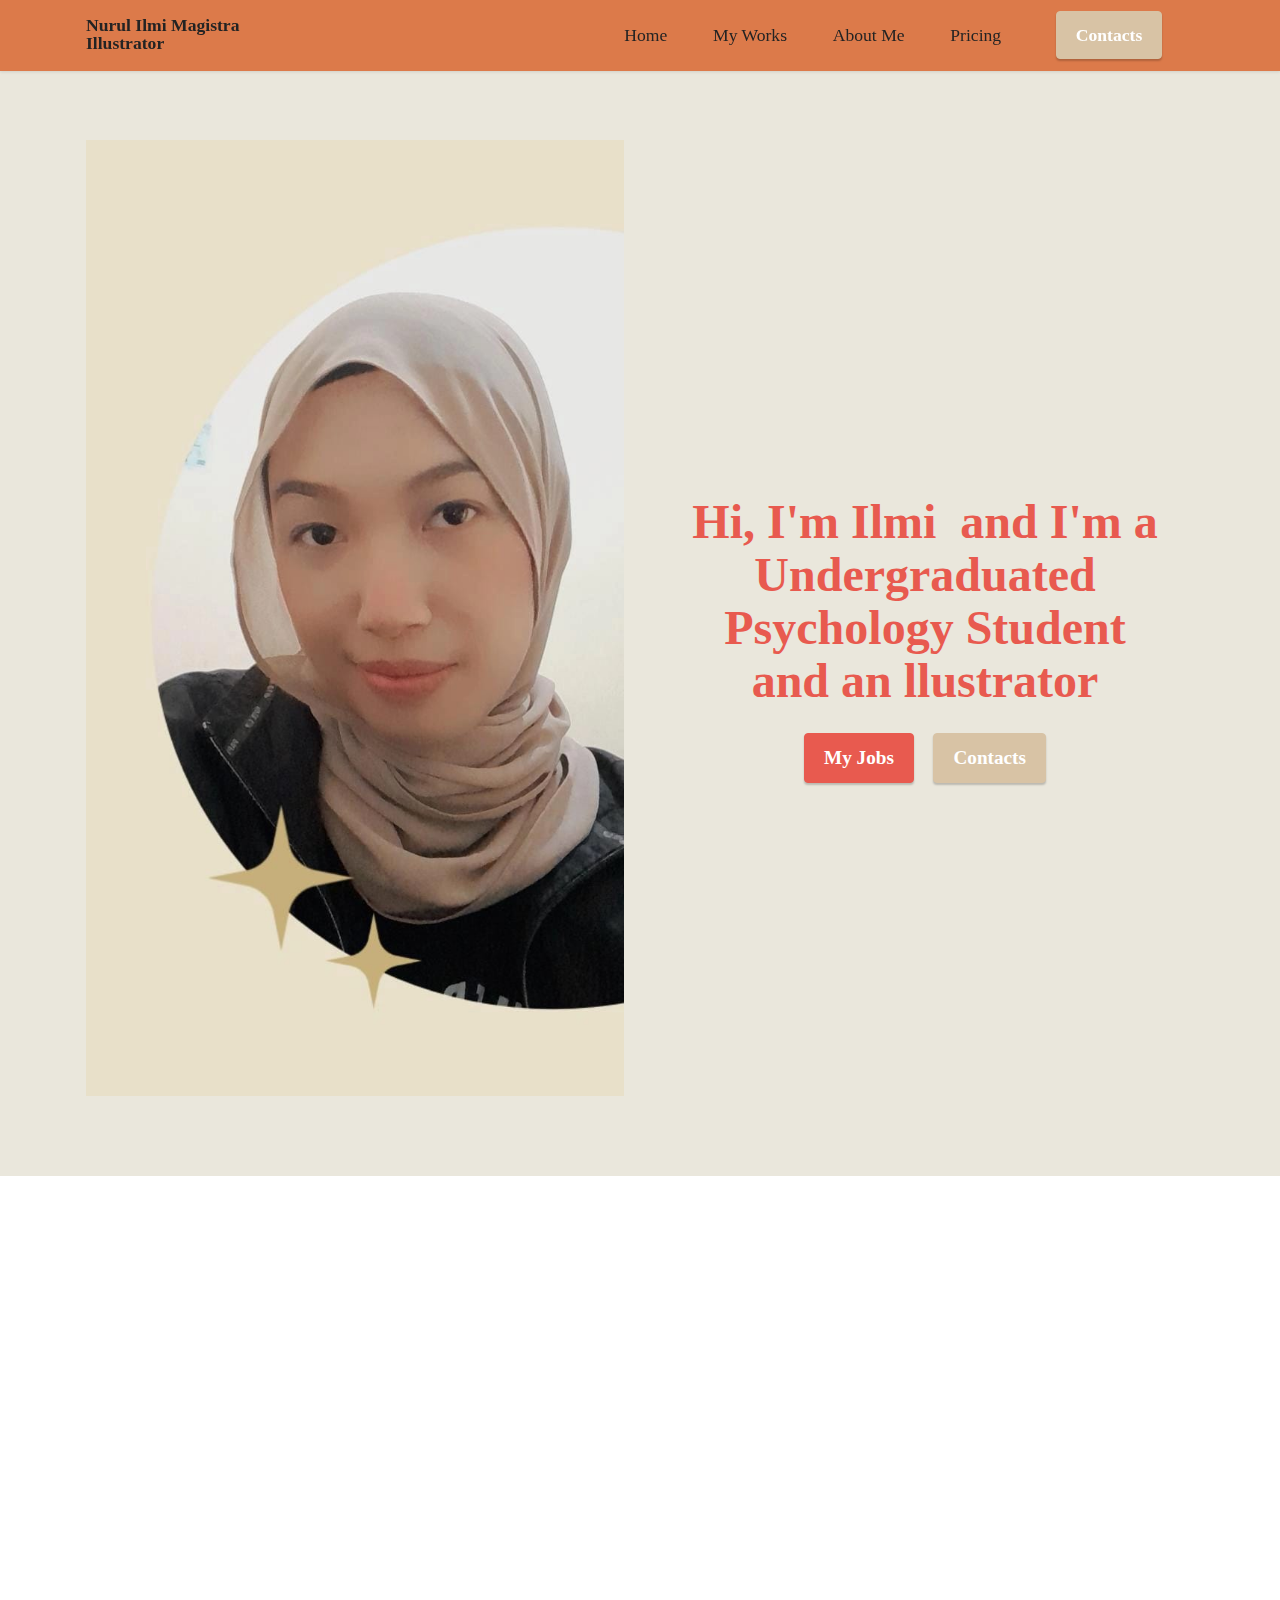
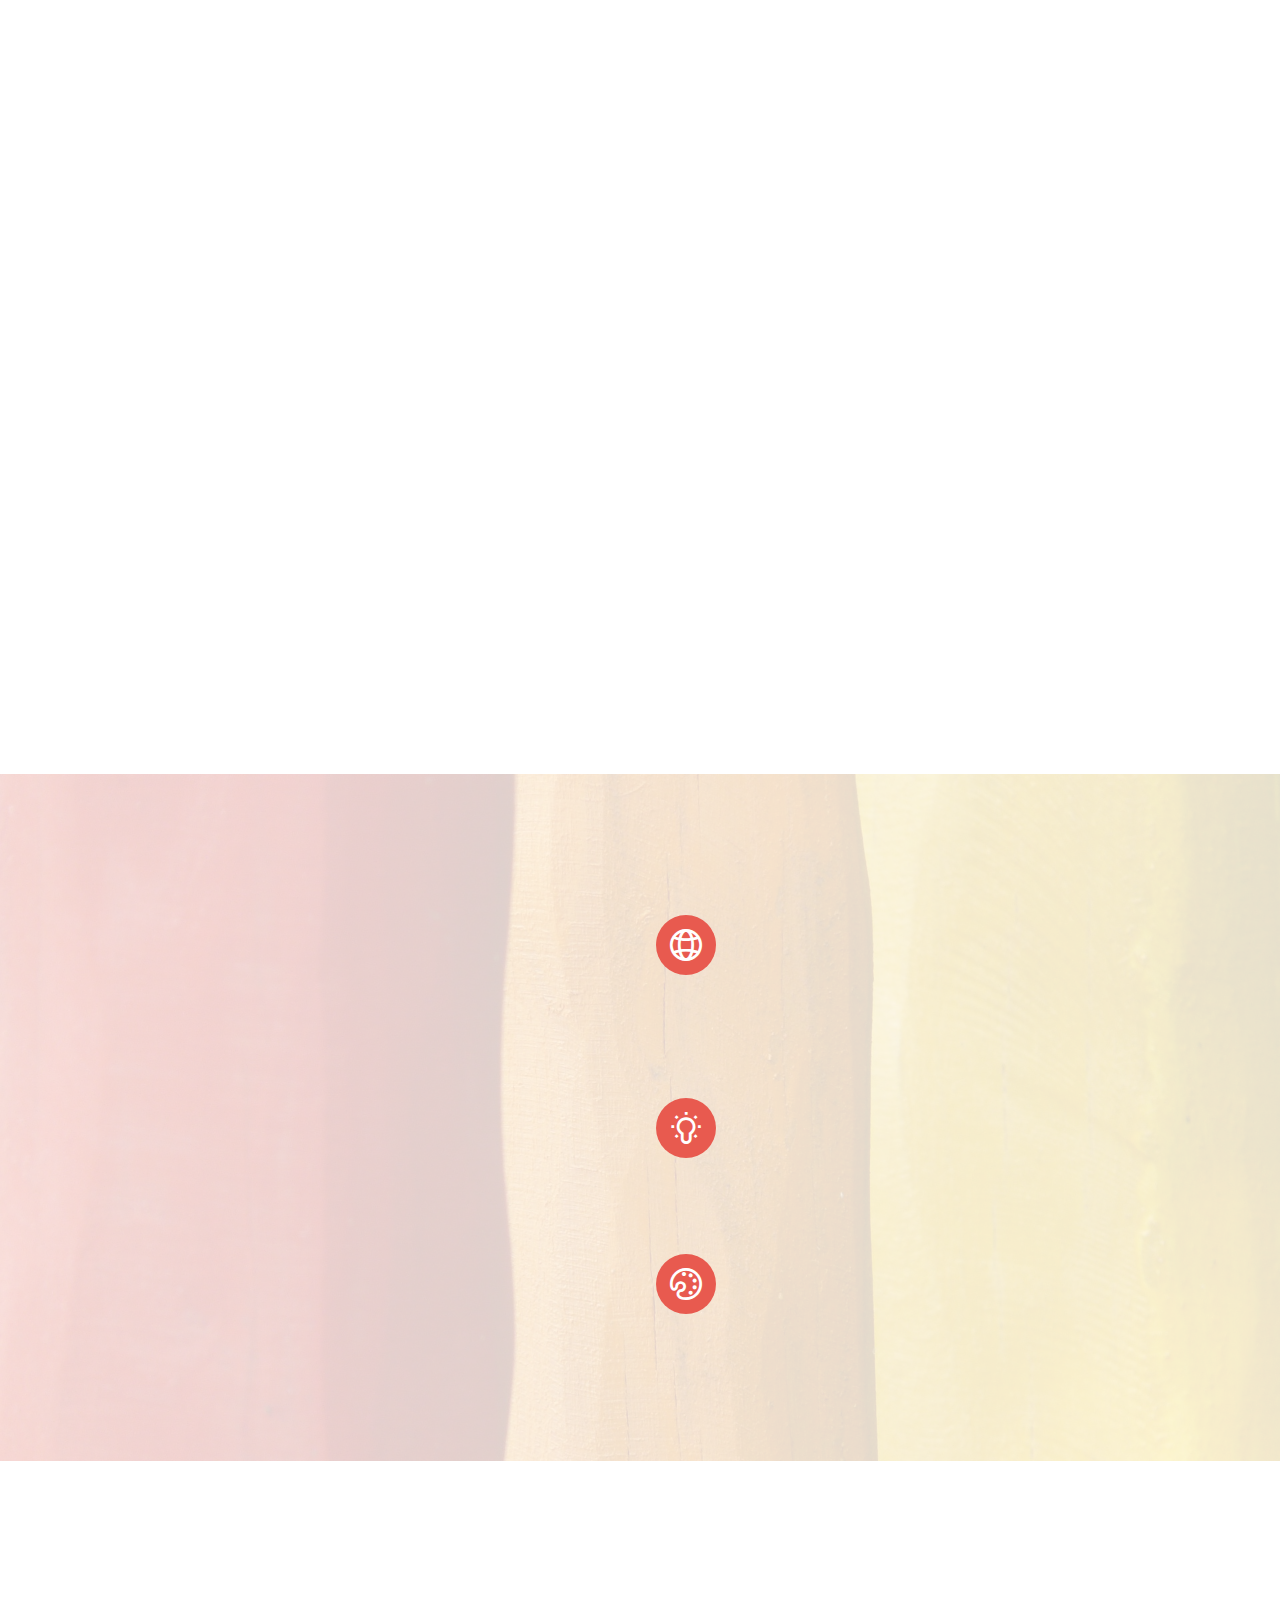
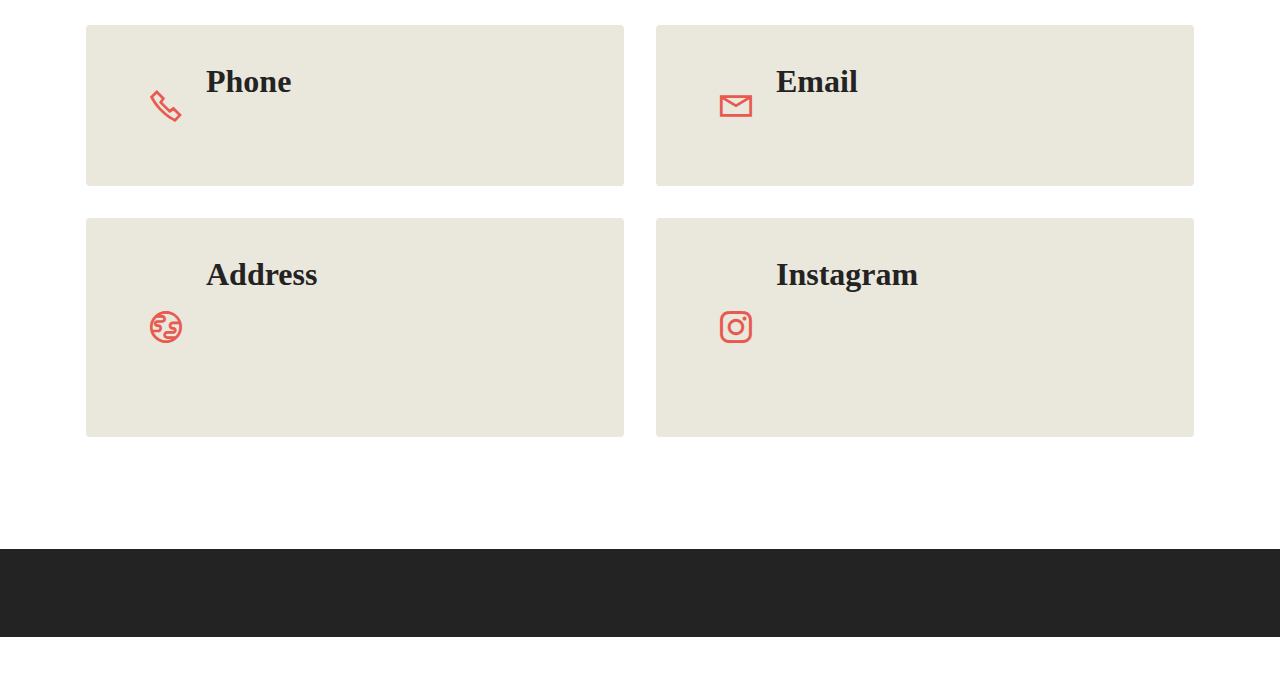
<file: index.html>
<!DOCTYPE html>
<html  >
<head>
  <!-- Site made with Mobirise Website Builder v5.6.0, https://mobirise.com -->
  <meta charset="UTF-8">
  <meta http-equiv="X-UA-Compatible" content="IE=edge">
  <meta name="generator" content="Mobirise v5.6.0, mobirise.com">
  <meta name="viewport" content="width=device-width, initial-scale=1, minimum-scale=1">
  <link rel="shortcut icon" href="assets/images/logo.png" type="image/x-icon">
  <meta name="description" content="">
  
  
  <title>Home</title>
  <link rel="stylesheet" href="assets/web/assets/mobirise-icons2/mobirise2.css">
  <link rel="stylesheet" href="assets/bootstrap/css/bootstrap.min.css">
  <link rel="stylesheet" href="assets/bootstrap/css/bootstrap-grid.min.css">
  <link rel="stylesheet" href="assets/bootstrap/css/bootstrap-reboot.min.css">
  <link rel="stylesheet" href="assets/animatecss/animate.css">
  <link rel="stylesheet" href="assets/dropdown/css/style.css">
  <link rel="stylesheet" href="assets/socicon/css/styles.css">
  <link rel="stylesheet" href="assets/theme/css/style.css">
  <link rel="preload" as="style" href="assets/mobirise/css/mbr-additional.css"><link rel="stylesheet" href="assets/mobirise/css/mbr-additional.css" type="text/css">
  
  
  
  
</head>
<body>
  
  <section data-bs-version="5.1" class="menu menu2 cid-sFF0ciwnEL" once="menu" id="menu2-0">
    
    <nav class="navbar navbar-dropdown navbar-fixed-top navbar-expand-lg">
        <div class="container">
            <div class="navbar-brand">
                
                <span class="navbar-caption-wrap"><a class="navbar-caption text-black text-primary display-4" href="https://mobiri.se">Nurul Ilmi Magistra<br>Illustrator</a></span>
            </div>
            <button class="navbar-toggler" type="button" data-toggle="collapse" data-bs-toggle="collapse" data-target="#navbarSupportedContent" data-bs-target="#navbarSupportedContent" aria-controls="navbarNavAltMarkup" aria-expanded="false" aria-label="Toggle navigation">
                <div class="hamburger">
                    <span></span>
                    <span></span>
                    <span></span>
                    <span></span>
                </div>
            </button>
            <div class="collapse navbar-collapse" id="navbarSupportedContent">
                <ul class="navbar-nav nav-dropdown" data-app-modern-menu="true"><li class="nav-item"><a class="nav-link link text-black text-primary display-4" href="#top">Home</a></li>
                    <li class="nav-item"><a class="nav-link link text-black text-primary display-4" href="index.html#gallery5-3">My Works</a></li><li class="nav-item"><a class="nav-link link text-black text-primary display-4" href="index.html#image1-b">About Me</a></li>
                    <li class="nav-item"><a class="nav-link link text-black text-primary display-4" href="index.html#pricing2-c">Pricing</a>
                    </li></ul>
                
                <div class="navbar-buttons mbr-section-btn"><a class="btn btn-secondary display-4" href="index.html#form4-6">
                        Contacts</a></div>
            </div>
        </div>
    </nav>
</section>

<section data-bs-version="5.1" class="header11 cid-sFF0SGinka" id="header11-1">

    

    

    <div class="container">
        <div class="row justify-content-center">
            <div class="col-12 col-md-6 image-wrapper">
                <img class="w-100" src="assets/images/whatsapp-image-2022-03-07-at-21.00.28.jpeg" alt="Mobirise">
            </div>
            <div class="col-12 col-md">
                <div class="text-wrapper text-center">
                    <h1 class="mbr-section-title mbr-fonts-style mb-3 display-2">
                        <strong>
</strong><div><strong><br></strong></div><div><strong>Hi, I'm Ilmi&nbsp; and I'm a Undergraduated Psychology Student and an llustrator</strong></div></h1>
                    <p class="mbr-text mbr-fonts-style display-7"></p>
                    <div class="mbr-section-btn mt-3"><a class="btn btn-primary display-7" href="index.html#gallery5-3">My Jobs</a> <a class="btn btn-secondary display-7" href="index.html#form4-6">Contacts</a></div>
                </div>
            </div>
        </div>
    </div>
</section>

<section data-bs-version="5.1" class="image1 cid-sFF75ZhH2d" id="image1-b">
    

    

    <div class="container">
        <div class="row align-items-center">
            <div class="col-12 col-lg-6">
                <div class="image-wrapper">
                    <img src="assets/images/img-20211009-wa0029.jpeg" alt="Mobirise">
                    
                </div>
            </div>
            <div class="col-12 col-lg">
                <div class="text-wrapper">
                    <h3 class="mbr-section-title mbr-fonts-style mb-3 display-2">
                        <strong>About Me</strong></h3>
                    <p class="mbr-text mbr-fonts-style display-7">Saya merupakan mahasiswa sarjana Psikologi dari Universitas Negeri Yogyakarta. Dalam jurusan yang saya tekuni, saya sedang mendalami bidang sosial, namun saya juga cukup tertarik dalam perkembangan dan klinis. Selain itu saya juga tertarik dengan seni, saya membuat beberapa karya berupa ilustrasi.
<br>
<br>Saya mempresentasikan diri saya sebagai sosok yang kreatif, imajinatif dan fleksibel. Saya aktif dalam membuat konten di instagram berupa vidio lukisan, saya melakukan hal ini untuk bersenang-senang sekaligus art terapi untuk diri sendiri. Terinspirasi dari konten-konten serupa yang kerap muncul di beranda sosial media, tiap kali saya melihat proses lukisan itu dibuat, saya merasakan ketenangan. Dari situlah saya ingin membuat konten yang sama, sebagai untuk media art terapi maupun hiburan bagi orang lain.
<br>
<br>Saya juga membuka Open Commission, bagi yang berminat dapat menghubungi contact maupun media sosial di bawah!</p>
                </div>
            </div>
        </div>
    </div>
</section>

<section data-bs-version="5.1" class="features12 cid-sFF3eJNZDT" id="features13-2">

    
    <div class="mbr-overlay" style="opacity: 0.8; background-color: rgb(255, 255, 255);">
    </div>
    <div class="container">
        <div class="row justify-content-center">
            <div class="col-12 col-lg-6">
                <div class="card-wrapper">
                    <div class="card-box align-left">
                        <h4 class="card-title mbr-fonts-style mb-4 display-1"><strong>What can i do?</strong></h4>
                        
                        <div class="mbr-section-btn"><a class="btn btn-primary display-4" href="page2.html">See other</a></div>
                    </div>
                </div>
            </div>
            <div class="col-12 col-lg-6">
                <div class="item mbr-flex">
                    <div class="icon-box">
                        <span class="mbr-iconfont mobi-mbri-globe-2 mobi-mbri"></span>
                    </div>
                    <div class="text-box">
                        <h4 class="icon-title mbr-black mbr-fonts-style display-7"><strong>Organisasi</strong></h4>
                        <h5 class="icon-text mbr-black mbr-fonts-style display-4">2020 HIMAPSI UNY (Divisi MIBA). Penanggung Jawab Eskul Teater
<div>2018-2019 Bendahara , Konsumsi dan Ketua Panitia (Leadership Basic Training PII 2018-2019)</div></h5>
                    </div>
                </div>
                <div class="item mbr-flex">
                    <div class="icon-box">
                        <span class="mbr-iconfont mobi-mbri-idea mobi-mbri"></span>
                    </div>
                    <div class="text-box">
                        <h4 class="icon-title mbr-black mbr-fonts-style display-7"><strong>Kepanitiaan</strong></h4>
                        <h5 class="icon-text mbr-black mbr-fonts-style display-4">2021 Publikasi-editor sosial media (Pameran Kokonate Komik Week)
<div>2019 Stage Crue (Teater Sugeng)
</div><div>2019 Tim Artistik (Teater Sugeng)</div></h5>
                    </div>
                </div>
                <div class="item mbr-flex">
                    <div class="icon-box">
                        <span class="mbr-iconfont mobi-mbri-change-style mobi-mbri"></span>
                    </div>
                    <div class="text-box">
                        <h4 class="icon-title mbr-black mbr-fonts-style display-7"><strong>Skill</strong></h4>
                        <h5 class="icon-text mbr-black mbr-fonts-style display-4">Saya mempunya skil dalam menggambar dan keahlian dalam menggunakan cat air.</h5>
                    </div>
                </div>
            </div>
        </div>
    </div>
</section>

<section data-bs-version="5.1" class="contacts2 cid-sFF3B84VW8" id="contacts2-8">
    <!---->
    
    
    <div class="container">
        <div class="mbr-section-head">
            <h3 class="mbr-section-title mbr-fonts-style align-center mb-0 display-2">
                <strong>My Contacts</strong>
            </h3>
            
        </div>
        <div class="row justify-content-center mt-4">
            <div class="card col-12 col-md-6">
                <div class="card-wrapper">
                    <div class="image-wrapper">
                        <span class="mbr-iconfont mobi-mbri-phone mobi-mbri"></span>
                    </div>
                    <div class="text-wrapper">
                        <h6 class="card-title mbr-fonts-style mb-1 display-5">
                            <strong>Phone</strong>
                        </h6>
                        <p class="mbr-text mbr-fonts-style display-7">
                            <a href="tel:+12345678910" class="text-primary">0</a>81336236274</p>
                    </div>
                </div>
            </div>
            <div class="card col-12 col-md-6">
                <div class="card-wrapper">
                    <div class="image-wrapper">
                        <span class="mbr-iconfont mobi-mbri-letter mobi-mbri"></span>
                    </div>
                    <div class="text-wrapper">
                        <h6 class="card-title mbr-fonts-style mb-1 display-5">
                            <strong>Email</strong>
                        </h6>
                        <p class="mbr-text mbr-fonts-style display-7">
                            <a href="mailto:info@site.com" class="text-primary">ilmi28nurul</a>@gmail.com</p>
                    </div>
                </div>
            </div>
            <div class="card col-12 col-md-6">
                <div class="card-wrapper">
                    <div class="image-wrapper">
                        <span class="mbr-iconfont mobi-mbri-globe mobi-mbri"></span>
                    </div>
                    <div class="text-wrapper">
                        <h6 class="card-title mbr-fonts-style mb-1 display-5">
                            <strong>Address</strong>
                        </h6>
                        <p class="mbr-text mbr-fonts-style display-7">Jln. Amarta 1 No.2, Karang Malang B2, Caturtunggal, Depok, Kab. Sleman,DI Yogyakarta</p>
                    </div>
                </div>
            </div>
            <div class="card col-12 col-md-6">
                <div class="card-wrapper">
                    <div class="image-wrapper">
                        <span class="mbr-iconfont socicon-instagram socicon"></span>
                    </div>
                    <div class="text-wrapper">
                        <h6 class="card-title mbr-fonts-style mb-1 display-5"><strong>Instagram</strong></h6>
                        <p class="mbr-text mbr-fonts-style display-7">@nurul.ilmimagistra</p>
                    </div>
                </div>
            </div>
        </div>
    </div>
</section>

<section data-bs-version="5.1" class="footer7 cid-sFF3CYc3p7" once="footers" id="footer7-9">

    

    

    <div class="container">
        <div class="media-container-row align-center mbr-white">
            <div class="col-12">
                <p class="mbr-text mb-0 mbr-fonts-style display-7">
                    © Copyright 2025 Mobirise - All Rights Reserved
                </p>
            </div>
        </div>
    </div>
</section><section style="background-color: #fff; font-family: -apple-system, BlinkMacSystemFont, 'Segoe UI', 'Roboto', 'Helvetica Neue', Arial, sans-serif; color:#aaa; font-size:12px; padding: 0; align-items: center; display: flex;"><a href="https://mobirise.site/m" style="flex: 1 1; height: 3rem; padding-left: 1rem;"></a><p style="flex: 0 0 auto; margin:0; padding-right:1rem;"><a href="https://mobirise.site/r" style="color:#aaa;">This site</a> was created with Mobirise template</p></section><script src="assets/bootstrap/js/bootstrap.bundle.min.js"></script>  <script src="assets/smoothscroll/smooth-scroll.js"></script>  <script src="assets/ytplayer/index.js"></script>  <script src="assets/dropdown/js/navbar-dropdown.js"></script>  <script src="assets/theme/js/script.js"></script>  
  
  
  <input name="animation" type="hidden">
  </body>
</html>
</file>
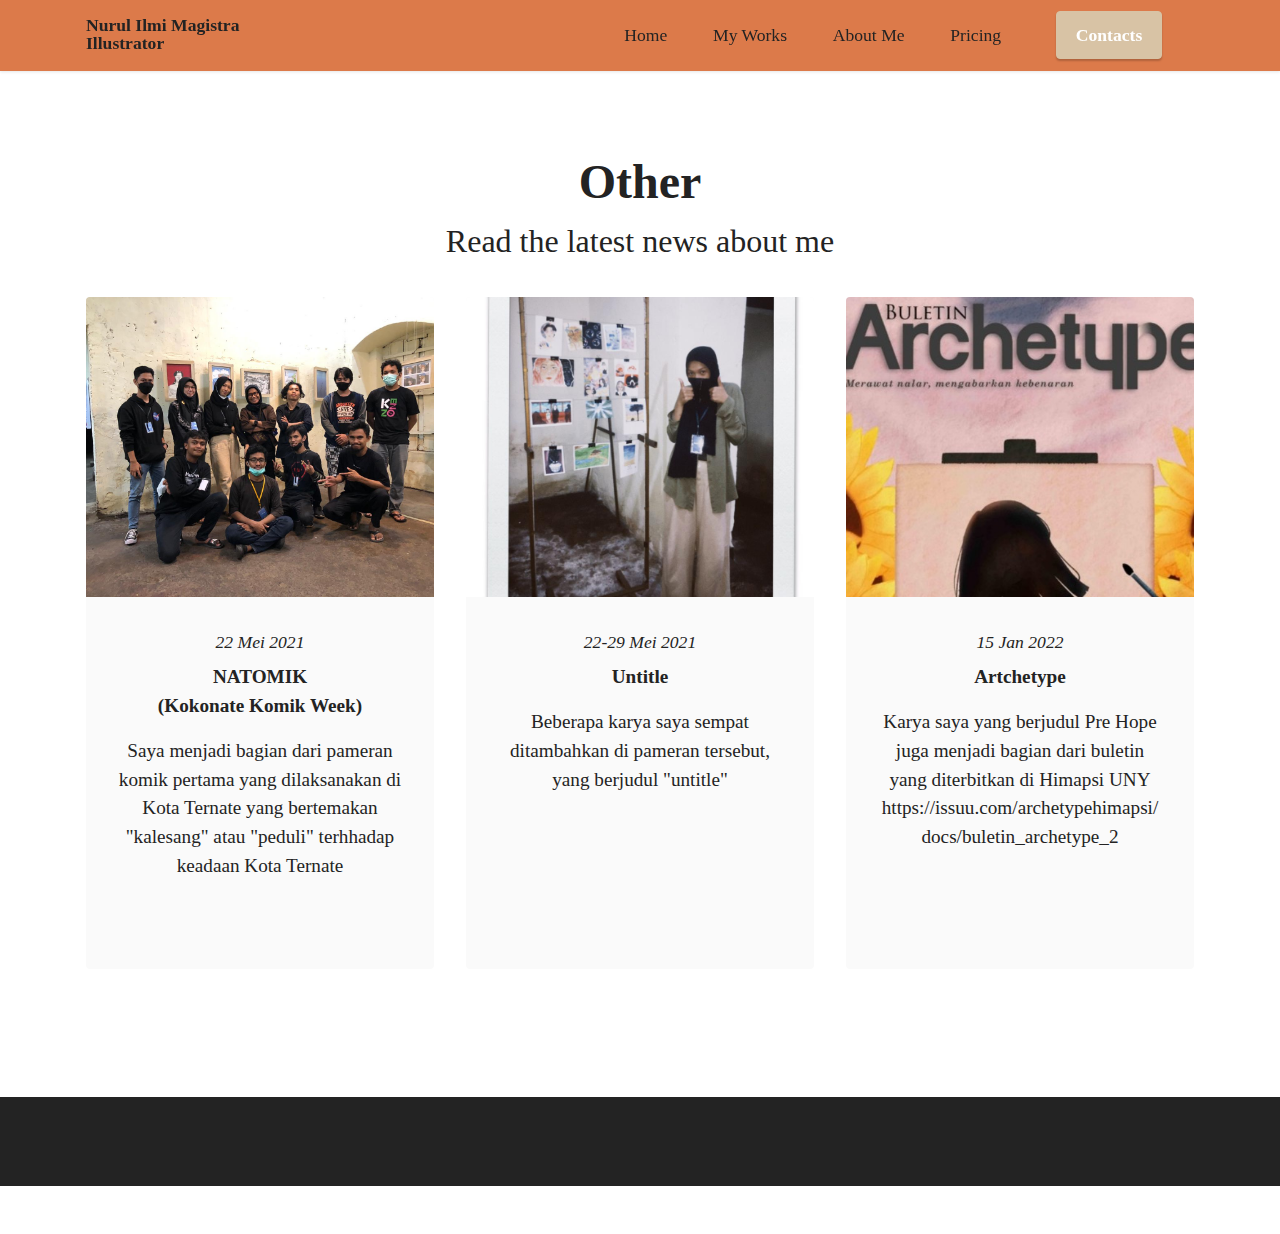
<file: page2.html>
<!DOCTYPE html>
<html  >
<head>
  <!-- Site made with Mobirise Website Builder v5.6.0, https://mobirise.com -->
  <meta charset="UTF-8">
  <meta http-equiv="X-UA-Compatible" content="IE=edge">
  <meta name="generator" content="Mobirise v5.6.0, mobirise.com">
  <meta name="viewport" content="width=device-width, initial-scale=1, minimum-scale=1">
  <link rel="shortcut icon" href="assets/images/logo.png" type="image/x-icon">
  <meta name="description" content="">
  
  
  <title>News</title>
  <link rel="stylesheet" href="assets/bootstrap/css/bootstrap.min.css">
  <link rel="stylesheet" href="assets/bootstrap/css/bootstrap-grid.min.css">
  <link rel="stylesheet" href="assets/bootstrap/css/bootstrap-reboot.min.css">
  <link rel="stylesheet" href="assets/animatecss/animate.css">
  <link rel="stylesheet" href="assets/dropdown/css/style.css">
  <link rel="stylesheet" href="assets/socicon/css/styles.css">
  <link rel="stylesheet" href="assets/theme/css/style.css">
  <link rel="preload" as="style" href="assets/mobirise/css/mbr-additional.css"><link rel="stylesheet" href="assets/mobirise/css/mbr-additional.css" type="text/css">
  
  
  
  
</head>
<body>
  
  <section data-bs-version="5.1" class="menu menu2 cid-sZuVZcOBEW" once="menu" id="menu2-c">
    
    <nav class="navbar navbar-dropdown navbar-fixed-top navbar-expand-lg">
        <div class="container">
            <div class="navbar-brand">
                
                <span class="navbar-caption-wrap"><a class="navbar-caption text-black text-primary display-4" href="https://mobiri.se">Nurul Ilmi Magistra<br>Illustrator</a></span>
            </div>
            <button class="navbar-toggler" type="button" data-toggle="collapse" data-bs-toggle="collapse" data-target="#navbarSupportedContent" data-bs-target="#navbarSupportedContent" aria-controls="navbarNavAltMarkup" aria-expanded="false" aria-label="Toggle navigation">
                <div class="hamburger">
                    <span></span>
                    <span></span>
                    <span></span>
                    <span></span>
                </div>
            </button>
            <div class="collapse navbar-collapse" id="navbarSupportedContent">
                <ul class="navbar-nav nav-dropdown" data-app-modern-menu="true"><li class="nav-item"><a class="nav-link link text-black text-primary display-4" href="#top">Home</a></li>
                    <li class="nav-item"><a class="nav-link link text-black text-primary display-4" href="index.html#gallery5-3">My Works</a></li><li class="nav-item"><a class="nav-link link text-black text-primary display-4" href="index.html#image1-b">About Me</a></li>
                    <li class="nav-item"><a class="nav-link link text-black text-primary display-4" href="index.html#pricing2-c">Pricing</a>
                    </li></ul>
                
                <div class="navbar-buttons mbr-section-btn"><a class="btn btn-secondary display-4" href="index.html#form4-6">
                        Contacts</a></div>
            </div>
        </div>
    </nav>
</section>

<section data-bs-version="5.1" class="content3 cid-sZuWkKfgcp" id="content3-k">
    
    
    <div class="container">
        <div class="mbr-section-head">
            <h4 class="mbr-section-title mbr-fonts-style align-center mb-0 display-2"><strong>Other</strong></h4>
            <h5 class="mbr-section-subtitle mbr-fonts-style align-center mb-0 mt-2 display-5">Read the latest news about me</h5>
        </div>
        <div class="row mt-4">
            <div class="item features-image сol-12 col-md-6 col-lg-4">
                <div class="item-wrapper">
                    <div class="item-img">
                        <img src="assets/images/img-20210524-wa0119.jpg" alt="" title="">
                    </div>
                    <div class="item-content">
                        <h5 class="item-title mbr-fonts-style display-4"><em>22 Mei 2021</em></h5>
                        <h6 class="item-subtitle mbr-fonts-style mt-1 display-7"><strong>NATOMIK</strong><br><strong> (Kokonate Komik Week)</strong></h6>
                        <p class="mbr-text mbr-fonts-style mt-3 display-7">Saya menjadi bagian dari pameran komik pertama yang dilaksanakan di Kota Ternate yang bertemakan "kalesang" atau "peduli" terhhadap keadaan Kota Ternate</p>
                    </div>
                    <div class="mbr-section-btn item-footer mt-2"><a href="" class="btn item-btn btn-primary-outline display-7" target="_blank"></a></div>
                </div>
            </div>
            <div class="item features-image сol-12 col-md-6 col-lg-4">
                <div class="item-wrapper">
                    <div class="item-img">
                        <img src="assets/images/img-20210530-wa0028.jpg" alt="" title="">
                    </div>
                    <div class="item-content">
                        <h5 class="item-title mbr-fonts-style display-4"><em>22-29 Mei 2021</em></h5>
                        <h6 class="item-subtitle mbr-fonts-style mt-1 display-7"><strong>Untitle</strong></h6>
                        <p class="mbr-text mbr-fonts-style mt-3 display-7">Beberapa karya saya sempat ditambahkan di pameran tersebut, yang berjudul "untitle"</p>
                    </div>
                    <div class="mbr-section-btn item-footer mt-2"><a href="" class="btn item-btn btn-primary-outline display-7" target="_blank"></a></div>
                </div>
            </div>
            <div class="item features-image сol-12 col-md-6 col-lg-4">
                <div class="item-wrapper">
                    <div class="item-img">
                        <img src="assets/images/screenshot-20220308-211551-chrome-2.jpeg" alt="" title="">
                    </div>
                    <div class="item-content">
                        <h5 class="item-title mbr-fonts-style display-4"><em>15 Jan 2022</em></h5>
                        <h6 class="item-subtitle mbr-fonts-style mt-1 display-7"><strong>Artchetype</strong></h6>
                        <p class="mbr-text mbr-fonts-style mt-3 display-7">Karya saya yang berjudul Pre Hope juga menjadi bagian dari buletin yang diterbitkan di Himapsi UNY<br>https://issuu.com/archetypehimapsi/docs/buletin_archetype_2</p>
                    </div>
                    <div class="mbr-section-btn item-footer mt-2"><a href="" class="btn item-btn btn-primary-outline display-7" target="_blank"></a></div>
                </div>
            </div>

        </div>
    </div>
</section>

<section data-bs-version="5.1" class="footer7 cid-sZuVZLYQZl" once="footers" id="footer7-i">

    

    

    <div class="container">
        <div class="media-container-row align-center mbr-white">
            <div class="col-12">
                <p class="mbr-text mb-0 mbr-fonts-style display-7">
                    © Copyright 2025 Mobirise - All Rights Reserved
                </p>
            </div>
        </div>
    </div>
</section><section style="background-color: #fff; font-family: -apple-system, BlinkMacSystemFont, 'Segoe UI', 'Roboto', 'Helvetica Neue', Arial, sans-serif; color:#aaa; font-size:12px; padding: 0; align-items: center; display: flex;"><a href="https://mobirise.site/q" style="flex: 1 1; height: 3rem; padding-left: 1rem;"></a><p style="flex: 0 0 auto; margin:0; padding-right:1rem;"><a href="https://mobirise.site/c" style="color:#aaa;">This</a> page was created with Mobirise</p></section><script src="assets/bootstrap/js/bootstrap.bundle.min.js"></script>  <script src="assets/smoothscroll/smooth-scroll.js"></script>  <script src="assets/ytplayer/index.js"></script>  <script src="assets/dropdown/js/navbar-dropdown.js"></script>  <script src="assets/theme/js/script.js"></script>  
  
  
  <input name="animation" type="hidden">
  </body>
</html>
</file>
<file: assets/web/assets/mobirise-icons2/mobirise2.css>
@font-face {
  font-family: 'Moririse2';
  font-display: swap;
  src:  url('mobirise2.eot?f2bix4');
  src:  url('mobirise2.eot?f2bix4#iefix') format('embedded-opentype'),
    url('mobirise2.ttf?f2bix4') format('truetype'),
    url('mobirise2.woff?f2bix4') format('woff'),
    url('mobirise2.svg?f2bix4#mobirise2') format('svg');
  font-weight: normal;
  font-style: normal;
}

[class^="mobi-"], [class*=" mobi-"] {
  /* use !important to prevent issues with browser extensions that change fonts */
  font-family: 'Moririse2' !important;
  speak: none;
  font-style: normal;
  font-weight: normal;
  font-variant: normal;
  text-transform: none;
  line-height: 1;

  /* Better Font Rendering =========== */
  -webkit-font-smoothing: antialiased;
  -moz-osx-font-smoothing: grayscale;
}

.mobi-mbri-add-submenu:before {
  content: "\e900";
}
.mobi-mbri-alert:before {
  content: "\e901";
}
.mobi-mbri-align-center:before {
  content: "\e902";
}
.mobi-mbri-align-justify:before {
  content: "\e903";
}
.mobi-mbri-align-left:before {
  content: "\e904";
}
.mobi-mbri-align-right:before {
  content: "\e905";
}
.mobi-mbri-android:before {
  content: "\e906";
}
.mobi-mbri-apple:before {
  content: "\e907";
}
.mobi-mbri-arrow-down:before {
  content: "\e908";
}
.mobi-mbri-arrow-next:before {
  content: "\e909";
}
.mobi-mbri-arrow-prev:before {
  content: "\e90a";
}
.mobi-mbri-arrow-up:before {
  content: "\e90b";
}
.mobi-mbri-bold:before {
  content: "\e90c";
}
.mobi-mbri-bookmark:before {
  content: "\e90d";
}
.mobi-mbri-bootstrap:before {
  content: "\e90e";
}
.mobi-mbri-briefcase:before {
  content: "\e90f";
}
.mobi-mbri-browse:before {
  content: "\e910";
}
.mobi-mbri-bulleted-list:before {
  content: "\e911";
}
.mobi-mbri-calendar:before {
  content: "\e912";
}
.mobi-mbri-camera:before {
  content: "\e913";
}
.mobi-mbri-cart-add:before {
  content: "\e914";
}
.mobi-mbri-cart-full:before {
  content: "\e915";
}
.mobi-mbri-cash:before {
  content: "\e916";
}
.mobi-mbri-change-style:before {
  content: "\e917";
}
.mobi-mbri-chat:before {
  content: "\e918";
}
.mobi-mbri-clock:before {
  content: "\e919";
}
.mobi-mbri-close:before {
  content: "\e91a";
}
.mobi-mbri-cloud:before {
  content: "\e91b";
}
.mobi-mbri-code:before {
  content: "\e91c";
}
.mobi-mbri-contact-form:before {
  content: "\e91d";
}
.mobi-mbri-credit-card:before {
  content: "\e91e";
}
.mobi-mbri-cursor-click:before {
  content: "\e91f";
}
.mobi-mbri-cust-feedback:before {
  content: "\e920";
}
.mobi-mbri-database:before {
  content: "\e921";
}
.mobi-mbri-delivery:before {
  content: "\e922";
}
.mobi-mbri-desktop:before {
  content: "\e923";
}
.mobi-mbri-devices:before {
  content: "\e924";
}
.mobi-mbri-down:before {
  content: "\e925";
}
.mobi-mbri-download-2:before {
  content: "\e926";
}
.mobi-mbri-download:before {
  content: "\e927";
}
.mobi-mbri-drag-n-drop-2:before {
  content: "\e928";
}
.mobi-mbri-drag-n-drop:before {
  content: "\e929";
}
.mobi-mbri-edit-2:before {
  content: "\e92a";
}
.mobi-mbri-edit:before {
  content: "\e92b";
}
.mobi-mbri-error:before {
  content: "\e92c";
}
.mobi-mbri-extension:before {
  content: "\e92d";
}
.mobi-mbri-features:before {
  content: "\e92e";
}
.mobi-mbri-file:before {
  content: "\e92f";
}
.mobi-mbri-flag:before {
  content: "\e930";
}
.mobi-mbri-folder:before {
  content: "\e931";
}
.mobi-mbri-gift:before {
  content: "\e932";
}
.mobi-mbri-github:before {
  content: "\e933";
}
.mobi-mbri-globe-2:before {
  content: "\e934";
}
.mobi-mbri-globe:before {
  content: "\e935";
}
.mobi-mbri-growing-chart:before {
  content: "\e936";
}
.mobi-mbri-hearth:before {
  content: "\e937";
}
.mobi-mbri-help:before {
  content: "\e938";
}
.mobi-mbri-home:before {
  content: "\e939";
}
.mobi-mbri-hot-cup:before {
  content: "\e93a";
}
.mobi-mbri-idea:before {
  content: "\e93b";
}
.mobi-mbri-image-gallery:before {
  content: "\e93c";
}
.mobi-mbri-image-slider:before {
  content: "\e93d";
}
.mobi-mbri-info:before {
  content: "\e93e";
}
.mobi-mbri-italic:before {
  content: "\e93f";
}
.mobi-mbri-key:before {
  content: "\e940";
}
.mobi-mbri-laptop:before {
  content: "\e941";
}
.mobi-mbri-layers:before {
  content: "\e942";
}
.mobi-mbri-left-right:before {
  content: "\e943";
}
.mobi-mbri-left:before {
  content: "\e944";
}
.mobi-mbri-letter:before {
  content: "\e945";
}
.mobi-mbri-like:before {
  content: "\e946";
}
.mobi-mbri-link:before {
  content: "\e947";
}
.mobi-mbri-lock:before {
  content: "\e948";
}
.mobi-mbri-login:before {
  content: "\e949";
}
.mobi-mbri-logout:before {
  content: "\e94a";
}
.mobi-mbri-magic-stick:before {
  content: "\e94b";
}
.mobi-mbri-map-pin:before {
  content: "\e94c";
}
.mobi-mbri-menu:before {
  content: "\e94d";
}
.mobi-mbri-mobile-2:before {
  content: "\e94e";
}
.mobi-mbri-mobile-horizontal:before {
  content: "\e94f";
}
.mobi-mbri-mobile:before {
  content: "\e950";
}
.mobi-mbri-mobirise:before {
  content: "\e951";
}
.mobi-mbri-more-horizontal:before {
  content: "\e952";
}
.mobi-mbri-more-vertical:before {
  content: "\e953";
}
.mobi-mbri-music:before {
  content: "\e954";
}
.mobi-mbri-new-file:before {
  content: "\e955";
}
.mobi-mbri-numbered-list:before {
  content: "\e956";
}
.mobi-mbri-opened-folder:before {
  content: "\e957";
}
.mobi-mbri-pages:before {
  content: "\e958";
}
.mobi-mbri-paper-plane:before {
  content: "\e959";
}
.mobi-mbri-paperclip:before {
  content: "\e95a";
}
.mobi-mbri-phone:before {
  content: "\e95b";
}
.mobi-mbri-photo:before {
  content: "\e95c";
}
.mobi-mbri-photos:before {
  content: "\e95d";
}
.mobi-mbri-pin:before {
  content: "\e95e";
}
.mobi-mbri-play:before {
  content: "\e95f";
}
.mobi-mbri-plus:before {
  content: "\e960";
}
.mobi-mbri-preview:before {
  content: "\e961";
}
.mobi-mbri-print:before {
  content: "\e962";
}
.mobi-mbri-protect:before {
  content: "\e963";
}
.mobi-mbri-question:before {
  content: "\e964";
}
.mobi-mbri-quote-left:before {
  content: "\e965";
}
.mobi-mbri-quote-right:before {
  content: "\e966";
}
.mobi-mbri-redo:before {
  content: "\e967";
}
.mobi-mbri-refresh:before {
  content: "\e968";
}
.mobi-mbri-responsive-2:before {
  content: "\e969";
}
.mobi-mbri-responsive:before {
  content: "\e96a";
}
.mobi-mbri-right:before {
  content: "\e96b";
}
.mobi-mbri-rocket:before {
  content: "\e96c";
}
.mobi-mbri-sad-face:before {
  content: "\e96d";
}
.mobi-mbri-sale:before {
  content: "\e96e";
}
.mobi-mbri-save:before {
  content: "\e96f";
}
.mobi-mbri-search:before {
  content: "\e970";
}
.mobi-mbri-setting-2:before {
  content: "\e971";
}
.mobi-mbri-setting-3:before {
  content: "\e972";
}
.mobi-mbri-setting:before {
  content: "\e973";
}
.mobi-mbri-share:before {
  content: "\e974";
}
.mobi-mbri-shopping-bag:before {
  content: "\e975";
}
.mobi-mbri-shopping-basket:before {
  content: "\e976";
}
.mobi-mbri-shopping-cart:before {
  content: "\e977";
}
.mobi-mbri-sites:before {
  content: "\e978";
}
.mobi-mbri-smile-face:before {
  content: "\e979";
}
.mobi-mbri-speed:before {
  content: "\e97a";
}
.mobi-mbri-star:before {
  content: "\e97b";
}
.mobi-mbri-success:before {
  content: "\e97c";
}
.mobi-mbri-sun:before {
  content: "\e97d";
}
.mobi-mbri-sun2:before {
  content: "\e97e";
}
.mobi-mbri-tablet-vertical:before {
  content: "\e97f";
}
.mobi-mbri-tablet:before {
  content: "\e980";
}
.mobi-mbri-target:before {
  content: "\e981";
}
.mobi-mbri-timer:before {
  content: "\e982";
}
.mobi-mbri-to-ftp:before {
  content: "\e983";
}
.mobi-mbri-to-local-drive:before {
  content: "\e984";
}
.mobi-mbri-touch-swipe:before {
  content: "\e985";
}
.mobi-mbri-touch:before {
  content: "\e986";
}
.mobi-mbri-trash:before {
  content: "\e987";
}
.mobi-mbri-underline:before {
  content: "\e988";
}
.mobi-mbri-undo:before {
  content: "\e989";
}
.mobi-mbri-unlink:before {
  content: "\e98a";
}
.mobi-mbri-unlock:before {
  content: "\e98b";
}
.mobi-mbri-up-down:before {
  content: "\e98c";
}
.mobi-mbri-up:before {
  content: "\e98d";
}
.mobi-mbri-update:before {
  content: "\e98e";
}
.mobi-mbri-upload-2:before {
  content: "\e98f";
}
.mobi-mbri-upload:before {
  content: "\e990";
}
.mobi-mbri-user-2:before {
  content: "\e991";
}
.mobi-mbri-user:before {
  content: "\e992";
}
.mobi-mbri-users:before {
  content: "\e993";
}
.mobi-mbri-video-play:before {
  content: "\e994";
}
.mobi-mbri-video:before {
  content: "\e995";
}
.mobi-mbri-watch:before {
  content: "\e996";
}
.mobi-mbri-website-theme-2:before {
  content: "\e997";
}
.mobi-mbri-website-theme:before {
  content: "\e998";
}
.mobi-mbri-wifi:before {
  content: "\e999";
}
.mobi-mbri-windows:before {
  content: "\e99a";
}
.mobi-mbri-zoom-in:before {
  content: "\e99b";
}
.mobi-mbri-zoom-out:before {
  content: "\e99c";
}
</file>
<file: assets/dropdown/css/style.css>
.navbar-dropdown {
  left: 0;
  padding: 0;
  position: absolute;
  right: 0;
  top: 0;
  transition: all 0.45s ease;
  z-index: 1030;
  background: #282828; }
  .navbar-dropdown .navbar-logo {
    margin-right: 0.8rem;
    transition: margin 0.3s ease-in-out;
    vertical-align: middle; }
    .navbar-dropdown .navbar-logo img {
      height: 3.125rem;
      transition: all 0.3s ease-in-out; }
    .navbar-dropdown .navbar-logo.mbr-iconfont {
      font-size: 3.125rem;
      line-height: 3.125rem; }
  .navbar-dropdown .navbar-caption {
    font-weight: 700;
    white-space: normal;
    vertical-align: -4px;
    line-height: 3.125rem !important; }
    .navbar-dropdown .navbar-caption, .navbar-dropdown .navbar-caption:hover {
      color: inherit;
      text-decoration: none; }
  .navbar-dropdown .mbr-iconfont + .navbar-caption {
    vertical-align: -1px; }
  .navbar-dropdown.navbar-fixed-top {
    position: fixed; }
  .navbar-dropdown .navbar-brand span {
    vertical-align: -4px; }
  .navbar-dropdown.bg-color.transparent {
    background: none; }
  .navbar-dropdown.navbar-short .navbar-brand {
    padding: 0.625rem 0; }
    .navbar-dropdown.navbar-short .navbar-brand span {
      vertical-align: -1px; }
  .navbar-dropdown.navbar-short .navbar-caption {
    line-height: 2.375rem !important;
    vertical-align: -2px; }
  .navbar-dropdown.navbar-short .navbar-logo {
    margin-right: 0.5rem; }
    .navbar-dropdown.navbar-short .navbar-logo img {
      height: 2.375rem; }
    .navbar-dropdown.navbar-short .navbar-logo.mbr-iconfont {
      font-size: 2.375rem;
      line-height: 2.375rem; }
  .navbar-dropdown.navbar-short .mbr-table-cell {
    height: 3.625rem; }
  .navbar-dropdown .navbar-close {
    left: 0.6875rem;
    position: fixed;
    top: 0.75rem;
    z-index: 1000; }
  .navbar-dropdown .hamburger-icon {
    content: "";
    display: inline-block;
    vertical-align: middle;
    width: 16px;
    -webkit-box-shadow: 0 -6px 0 1px #282828,0 0 0 1px #282828,0 6px 0 1px #282828;
    -moz-box-shadow: 0 -6px 0 1px #282828,0 0 0 1px #282828,0 6px 0 1px #282828;
    box-shadow: 0 -6px 0 1px #282828,0 0 0 1px #282828,0 6px 0 1px #282828; }

.dropdown-menu .dropdown-toggle[data-toggle="dropdown-submenu"]::after {
  border-bottom: 0.35em solid transparent;
  border-left: 0.35em solid;
  border-right: 0;
  border-top: 0.35em solid transparent;
  margin-left: 0.3rem; }

.dropdown-menu .dropdown-item:focus {
  outline: 0; }

.nav-dropdown {
  font-size: 0.75rem;
  font-weight: 500;
  height: auto !important; }
  .nav-dropdown .nav-btn {
    padding-left: 1rem; }
  .nav-dropdown .link {
    margin: .667em 1.667em;
    font-weight: 500;
    padding: 0;
    transition: color .2s ease-in-out; }
    .nav-dropdown .link.dropdown-toggle {
      margin-right: 2.583em; }
      .nav-dropdown .link.dropdown-toggle::after {
        margin-left: .25rem;
        border-top: 0.35em solid;
        border-right: 0.35em solid transparent;
        border-left: 0.35em solid transparent;
        border-bottom: 0; }
      .nav-dropdown .link.dropdown-toggle[aria-expanded="true"] {
        margin: 0;
        padding: 0.667em 3.263em  0.667em 1.667em; }
  .nav-dropdown .link::after,
  .nav-dropdown .dropdown-item::after {
    color: inherit; }
  .nav-dropdown .btn {
    font-size: 0.75rem;
    font-weight: 700;
    letter-spacing: 0;
    margin-bottom: 0;
    padding-left: 1.25rem;
    padding-right: 1.25rem; }
  .nav-dropdown .dropdown-menu {
    border-radius: 0;
    border: 0;
    left: 0;
    margin: 0;
    padding-bottom: 1.25rem;
    padding-top: 1.25rem;
    position: relative; }
  .nav-dropdown .dropdown-submenu {
    margin-left: 0.125rem;
    top: 0; }
  .nav-dropdown .dropdown-item {
    font-weight: 500;
    line-height: 2;
    padding: 0.3846em 4.615em 0.3846em 1.5385em;
    position: relative;
    transition: color .2s ease-in-out, background-color .2s ease-in-out; }
    .nav-dropdown .dropdown-item::after {
      margin-top: -0.3077em;
      position: absolute;
      right: 1.1538em;
      top: 50%; }
    .nav-dropdown .dropdown-item:focus, .nav-dropdown .dropdown-item:hover {
      background: none; }

@media (max-width: 767px) {
  .nav-dropdown.navbar-toggleable-sm {
    bottom: 0;
    display: none;
    left: 0;
    overflow-x: hidden;
    position: fixed;
    top: 0;
    transform: translateX(-100%);
    -ms-transform: translateX(-100%);
    -webkit-transform: translateX(-100%);
    width: 18.75rem;
    z-index: 999; } }
.nav-dropdown.navbar-toggleable-xl {
  bottom: 0;
  display: none;
  left: 0;
  overflow-x: hidden;
  position: fixed;
  top: 0;
  transform: translateX(-100%);
  -ms-transform: translateX(-100%);
  -webkit-transform: translateX(-100%);
  width: 18.75rem;
  z-index: 999; }

.nav-dropdown-sm {
  display: block !important;
  overflow-x: hidden;
  overflow: auto;
  padding-top: 3.875rem; }
  .nav-dropdown-sm::after {
    content: "";
    display: block;
    height: 3rem;
    width: 100%; }
  .nav-dropdown-sm.collapse.in ~ .navbar-close {
    display: block !important; }
  .nav-dropdown-sm.collapsing, .nav-dropdown-sm.collapse.in {
    transform: translateX(0);
    -ms-transform: translateX(0);
    -webkit-transform: translateX(0);
    transition: all 0.25s ease-out;
    -webkit-transition: all 0.25s ease-out;
    background: #282828; }
  .nav-dropdown-sm.collapsing[aria-expanded="false"] {
    transform: translateX(-100%);
    -ms-transform: translateX(-100%);
    -webkit-transform: translateX(-100%); }
  .nav-dropdown-sm .nav-item {
    display: block;
    margin-left: 0 !important;
    padding-left: 0; }
  .nav-dropdown-sm .link,
  .nav-dropdown-sm .dropdown-item {
    border-top: 1px dotted rgba(255, 255, 255, 0.1);
    font-size: 0.8125rem;
    line-height: 1.6;
    margin: 0 !important;
    padding: 0.875rem 2.4rem 0.875rem 1.5625rem !important;
    position: relative;
    white-space: normal; }
    .nav-dropdown-sm .link:focus, .nav-dropdown-sm .link:hover,
    .nav-dropdown-sm .dropdown-item:focus,
    .nav-dropdown-sm .dropdown-item:hover {
      background: rgba(0, 0, 0, 0.2) !important;
      color: #c0a375; }
  .nav-dropdown-sm .nav-btn {
    position: relative;
    padding: 1.5625rem 1.5625rem 0 1.5625rem; }
    .nav-dropdown-sm .nav-btn::before {
      border-top: 1px dotted rgba(255, 255, 255, 0.1);
      content: "";
      left: 0;
      position: absolute;
      top: 0;
      width: 100%; }
    .nav-dropdown-sm .nav-btn + .nav-btn {
      padding-top: 0.625rem; }
      .nav-dropdown-sm .nav-btn + .nav-btn::before {
        display: none; }
  .nav-dropdown-sm .btn {
    padding: 0.625rem 0; }
  .nav-dropdown-sm .dropdown-toggle[data-toggle="dropdown-submenu"]::after {
    margin-left: .25rem;
    border-top: 0.35em solid;
    border-right: 0.35em solid transparent;
    border-left: 0.35em solid transparent;
    border-bottom: 0; }
  .nav-dropdown-sm .dropdown-toggle[data-toggle="dropdown-submenu"][aria-expanded="true"]::after {
    border-top: 0;
    border-right: 0.35em solid transparent;
    border-left: 0.35em solid transparent;
    border-bottom: 0.35em solid; }
  .nav-dropdown-sm .dropdown-menu {
    margin: 0;
    padding: 0;
    position: relative;
    top: 0;
    left: 0;
    width: 100%;
    border: 0;
    float: none;
    border-radius: 0;
    background: none; }
  .nav-dropdown-sm .dropdown-submenu {
    left: 100%;
    margin-left: 0.125rem;
    margin-top: -1.25rem;
    top: 0; }

.navbar-toggleable-sm .nav-dropdown .dropdown-menu {
  position: absolute; }

.navbar-toggleable-sm .nav-dropdown .dropdown-submenu {
  left: 100%;
  margin-left: 0.125rem;
  margin-top: -1.25rem;
  top: 0; }

.navbar-toggleable-sm.opened .nav-dropdown .dropdown-menu {
  position: relative; }

.navbar-toggleable-sm.opened .nav-dropdown .dropdown-submenu {
  left: 0;
  margin-left: 00rem;
  margin-top: 0rem;
  top: 0; }

.is-builder .nav-dropdown.collapsing {
  transition: none !important; }
</file>
<file: assets/socicon/css/styles.css>
@charset "UTF-8";

@font-face {
  font-family: 'Socicon';
  src:  url('../fonts/socicon.eot');
  src:  url('../fonts/socicon.eot?#iefix') format('embedded-opentype'),
    url('../fonts/socicon.woff2') format('woff2'),
    url('../fonts/socicon.ttf') format('truetype'),
    url('../fonts/socicon.woff') format('woff'),
    url('../fonts/socicon.svg#socicon') format('svg');
  font-weight: normal;
  font-style: normal;
  font-display: swap;
}

[data-icon]:before {
  font-family: "socicon" !important;
  content: attr(data-icon);
  font-style: normal !important;
  font-weight: normal !important;
  font-variant: normal !important;
  text-transform: none !important;
  speak: none;
  line-height: 1;
  -webkit-font-smoothing: antialiased;
  -moz-osx-font-smoothing: grayscale;
}

[class^="socicon-"], [class*=" socicon-"] {
  /* use !important to prevent issues with browser extensions that change fonts */
  font-family: 'Socicon' !important;
  speak: none;
  font-style: normal;
  font-weight: normal;
  font-variant: normal;
  text-transform: none;
  line-height: 1;

  /* Better Font Rendering =========== */
  -webkit-font-smoothing: antialiased;
  -moz-osx-font-smoothing: grayscale;
}

.socicon-eitaa:before {
  content: "\e97c";
}
.socicon-soroush:before {
  content: "\e97d";
}
.socicon-bale:before {
  content: "\e97e";
}
.socicon-zazzle:before {
  content: "\e97b";
}
.socicon-society6:before {
  content: "\e97a";
}
.socicon-redbubble:before {
  content: "\e979";
}
.socicon-avvo:before {
  content: "\e978";
}
.socicon-stitcher:before {
  content: "\e977";
}
.socicon-googlehangouts:before {
  content: "\e974";
}
.socicon-dlive:before {
  content: "\e975";
}
.socicon-vsco:before {
  content: "\e976";
}
.socicon-flipboard:before {
  content: "\e973";
}
.socicon-ubuntu:before {
  content: "\e958";
}
.socicon-artstation:before {
  content: "\e959";
}
.socicon-invision:before {
  content: "\e95a";
}
.socicon-torial:before {
  content: "\e95b";
}
.socicon-collectorz:before {
  content: "\e95c";
}
.socicon-seenthis:before {
  content: "\e95d";
}
.socicon-googleplaymusic:before {
  content: "\e95e";
}
.socicon-debian:before {
  content: "\e95f";
}
.socicon-filmfreeway:before {
  content: "\e960";
}
.socicon-gnome:before {
  content: "\e961";
}
.socicon-itchio:before {
  content: "\e962";
}
.socicon-jamendo:before {
  content: "\e963";
}
.socicon-mix:before {
  content: "\e964";
}
.socicon-sharepoint:before {
  content: "\e965";
}
.socicon-tinder:before {
  content: "\e966";
}
.socicon-windguru:before {
  content: "\e967";
}
.socicon-cdbaby:before {
  content: "\e968";
}
.socicon-elementaryos:before {
  content: "\e969";
}
.socicon-stage32:before {
  content: "\e96a";
}
.socicon-tiktok:before {
  content: "\e96b";
}
.socicon-gitter:before {
  content: "\e96c";
}
.socicon-letterboxd:before {
  content: "\e96d";
}
.socicon-threema:before {
  content: "\e96e";
}
.socicon-splice:before {
  content: "\e96f";
}
.socicon-metapop:before {
  content: "\e970";
}
.socicon-naver:before {
  content: "\e971";
}
.socicon-remote:before {
  content: "\e972";
}
.socicon-internet:before {
  content: "\e957";
}
.socicon-moddb:before {
  content: "\e94b";
}
.socicon-indiedb:before {
  content: "\e94c";
}
.socicon-traxsource:before {
  content: "\e94d";
}
.socicon-gamefor:before {
  content: "\e94e";
}
.socicon-pixiv:before {
  content: "\e94f";
}
.socicon-myanimelist:before {
  content: "\e950";
}
.socicon-blackberry:before {
  content: "\e951";
}
.socicon-wickr:before {
  content: "\e952";
}
.socicon-spip:before {
  content: "\e953";
}
.socicon-napster:before {
  content: "\e954";
}
.socicon-beatport:before {
  content: "\e955";
}
.socicon-hackerone:before {
  content: "\e956";
}
.socicon-hackernews:before {
  content: "\e946";
}
.socicon-smashwords:before {
  content: "\e947";
}
.socicon-kobo:before {
  content: "\e948";
}
.socicon-bookbub:before {
  content: "\e949";
}
.socicon-mailru:before {
  content: "\e94a";
}
.socicon-gitlab:before {
  content: "\e945";
}
.socicon-instructables:before {
  content: "\e944";
}
.socicon-portfolio:before {
  content: "\e943";
}
.socicon-codered:before {
  content: "\e940";
}
.socicon-origin:before {
  content: "\e941";
}
.socicon-nextdoor:before {
  content: "\e942";
}
.socicon-udemy:before {
  content: "\e93f";
}
.socicon-livemaster:before {
  content: "\e93e";
}
.socicon-crunchbase:before {
  content: "\e93b";
}
.socicon-homefy:before {
  content: "\e93c";
}
.socicon-calendly:before {
  content: "\e93d";
}
.socicon-realtor:before {
  content: "\e90f";
}
.socicon-tidal:before {
  content: "\e910";
}
.socicon-qobuz:before {
  content: "\e911";
}
.socicon-natgeo:before {
  content: "\e912";
}
.socicon-mastodon:before {
  content: "\e913";
}
.socicon-unsplash:before {
  content: "\e914";
}
.socicon-homeadvisor:before {
  content: "\e915";
}
.socicon-angieslist:before {
  content: "\e916";
}
.socicon-codepen:before {
  content: "\e917";
}
.socicon-slack:before {
  content: "\e918";
}
.socicon-openaigym:before {
  content: "\e919";
}
.socicon-logmein:before {
  content: "\e91a";
}
.socicon-fiverr:before {
  content: "\e91b";
}
.socicon-gotomeeting:before {
  content: "\e91c";
}
.socicon-aliexpress:before {
  content: "\e91d";
}
.socicon-guru:before {
  content: "\e91e";
}
.socicon-appstore:before {
  content: "\e91f";
}
.socicon-homes:before {
  content: "\e920";
}
.socicon-zoom:before {
  content: "\e921";
}
.socicon-alibaba:before {
  content: "\e922";
}
.socicon-craigslist:before {
  content: "\e923";
}
.socicon-wix:before {
  content: "\e924";
}
.socicon-redfin:before {
  content: "\e925";
}
.socicon-googlecalendar:before {
  content: "\e926";
}
.socicon-shopify:before {
  content: "\e927";
}
.socicon-freelancer:before {
  content: "\e928";
}
.socicon-seedrs:before {
  content: "\e929";
}
.socicon-bing:before {
  content: "\e92a";
}
.socicon-doodle:before {
  content: "\e92b";
}
.socicon-bonanza:before {
  content: "\e92c";
}
.socicon-squarespace:before {
  content: "\e92d";
}
.socicon-toptal:before {
  content: "\e92e";
}
.socicon-gust:before {
  content: "\e92f";
}
.socicon-ask:before {
  content: "\e930";
}
.socicon-trulia:before {
  content: "\e931";
}
.socicon-loomly:before {
  content: "\e932";
}
.socicon-ghost:before {
  content: "\e933";
}
.socicon-upwork:before {
  content: "\e934";
}
.socicon-fundable:before {
  content: "\e935";
}
.socicon-booking:before {
  content: "\e936";
}
.socicon-googlemaps:before {
  content: "\e937";
}
.socicon-zillow:before {
  content: "\e938";
}
.socicon-niconico:before {
  content: "\e939";
}
.socicon-toneden:before {
  content: "\e93a";
}
.socicon-augment:before {
  content: "\e908";
}
.socicon-bitbucket:before {
  content: "\e909";
}
.socicon-fyuse:before {
  content: "\e90a";
}
.socicon-yt-gaming:before {
  content: "\e90b";
}
.socicon-sketchfab:before {
  content: "\e90c";
}
.socicon-mobcrush:before {
  content: "\e90d";
}
.socicon-microsoft:before {
  content: "\e90e";
}
.socicon-pandora:before {
  content: "\e907";
}
.socicon-messenger:before {
  content: "\e906";
}
.socicon-gamewisp:before {
  content: "\e905";
}
.socicon-bloglovin:before {
  content: "\e904";
}
.socicon-tunein:before {
  content: "\e903";
}
.socicon-gamejolt:before {
  content: "\e901";
}
.socicon-trello:before {
  content: "\e902";
}
.socicon-spreadshirt:before {
  content: "\e900";
}
.socicon-500px:before {
  content: "\e000";
}
.socicon-8tracks:before {
  content: "\e001";
}
.socicon-airbnb:before {
  content: "\e002";
}
.socicon-alliance:before {
  content: "\e003";
}
.socicon-amazon:before {
  content: "\e004";
}
.socicon-amplement:before {
  content: "\e005";
}
.socicon-android:before {
  content: "\e006";
}
.socicon-angellist:before {
  content: "\e007";
}
.socicon-apple:before {
  content: "\e008";
}
.socicon-appnet:before {
  content: "\e009";
}
.socicon-baidu:before {
  content: "\e00a";
}
.socicon-bandcamp:before {
  content: "\e00b";
}
.socicon-battlenet:before {
  content: "\e00c";
}
.socicon-mixer:before {
  content: "\e00d";
}
.socicon-bebee:before {
  content: "\e00e";
}
.socicon-bebo:before {
  content: "\e00f";
}
.socicon-behance:before {
  content: "\e010";
}
.socicon-blizzard:before {
  content: "\e011";
}
.socicon-blogger:before {
  content: "\e012";
}
.socicon-buffer:before {
  content: "\e013";
}
.socicon-chrome:before {
  content: "\e014";
}
.socicon-coderwall:before {
  content: "\e015";
}
.socicon-curse:before {
  content: "\e016";
}
.socicon-dailymotion:before {
  content: "\e017";
}
.socicon-deezer:before {
  content: "\e018";
}
.socicon-delicious:before {
  content: "\e019";
}
.socicon-deviantart:before {
  content: "\e01a";
}
.socicon-diablo:before {
  content: "\e01b";
}
.socicon-digg:before {
  content: "\e01c";
}
.socicon-discord:before {
  content: "\e01d";
}
.socicon-disqus:before {
  content: "\e01e";
}
.socicon-douban:before {
  content: "\e01f";
}
.socicon-draugiem:before {
  content: "\e020";
}
.socicon-dribbble:before {
  content: "\e021";
}
.socicon-drupal:before {
  content: "\e022";
}
.socicon-ebay:before {
  content: "\e023";
}
.socicon-ello:before {
  content: "\e024";
}
.socicon-endomodo:before {
  content: "\e025";
}
.socicon-envato:before {
  content: "\e026";
}
.socicon-etsy:before {
  content: "\e027";
}
.socicon-facebook:before {
  content: "\e028";
}
.socicon-feedburner:before {
  content: "\e029";
}
.socicon-filmweb:before {
  content: "\e02a";
}
.socicon-firefox:before {
  content: "\e02b";
}
.socicon-flattr:before {
  content: "\e02c";
}
.socicon-flickr:before {
  content: "\e02d";
}
.socicon-formulr:before {
  content: "\e02e";
}
.socicon-forrst:before {
  content: "\e02f";
}
.socicon-foursquare:before {
  content: "\e030";
}
.socicon-friendfeed:before {
  content: "\e031";
}
.socicon-github:before {
  content: "\e032";
}
.socicon-goodreads:before {
  content: "\e033";
}
.socicon-google:before {
  content: "\e034";
}
.socicon-googlescholar:before {
  content: "\e035";
}
.socicon-googlegroups:before {
  content: "\e036";
}
.socicon-googlephotos:before {
  content: "\e037";
}
.socicon-googleplus:before {
  content: "\e038";
}
.socicon-grooveshark:before {
  content: "\e039";
}
.socicon-hackerrank:before {
  content: "\e03a";
}
.socicon-hearthstone:before {
  content: "\e03b";
}
.socicon-hellocoton:before {
  content: "\e03c";
}
.socicon-heroes:before {
  content: "\e03d";
}
.socicon-smashcast:before {
  content: "\e03e";
}
.socicon-horde:before {
  content: "\e03f";
}
.socicon-houzz:before {
  content: "\e040";
}
.socicon-icq:before {
  content: "\e041";
}
.socicon-identica:before {
  content: "\e042";
}
.socicon-imdb:before {
  content: "\e043";
}
.socicon-instagram:before {
  content: "\e044";
}
.socicon-issuu:before {
  content: "\e045";
}
.socicon-istock:before {
  content: "\e046";
}
.socicon-itunes:before {
  content: "\e047";
}
.socicon-keybase:before {
  content: "\e048";
}
.socicon-lanyrd:before {
  content: "\e049";
}
.socicon-lastfm:before {
  content: "\e04a";
}
.socicon-line:before {
  content: "\e04b";
}
.socicon-linkedin:before {
  content: "\e04c";
}
.socicon-livejournal:before {
  content: "\e04d";
}
.socicon-lyft:before {
  content: "\e04e";
}
.socicon-macos:before {
  content: "\e04f";
}
.socicon-mail:before {
  content: "\e050";
}
.socicon-medium:before {
  content: "\e051";
}
.socicon-meetup:before {
  content: "\e052";
}
.socicon-mixcloud:before {
  content: "\e053";
}
.socicon-modelmayhem:before {
  content: "\e054";
}
.socicon-mumble:before {
  content: "\e055";
}
.socicon-myspace:before {
  content: "\e056";
}
.socicon-newsvine:before {
  content: "\e057";
}
.socicon-nintendo:before {
  content: "\e058";
}
.socicon-npm:before {
  content: "\e059";
}
.socicon-odnoklassniki:before {
  content: "\e05a";
}
.socicon-openid:before {
  content: "\e05b";
}
.socicon-opera:before {
  content: "\e05c";
}
.socicon-outlook:before {
  content: "\e05d";
}
.socicon-overwatch:before {
  content: "\e05e";
}
.socicon-patreon:before {
  content: "\e05f";
}
.socicon-paypal:before {
  content: "\e060";
}
.socicon-periscope:before {
  content: "\e061";
}
.socicon-persona:before {
  content: "\e062";
}
.socicon-pinterest:before {
  content: "\e063";
}
.socicon-play:before {
  content: "\e064";
}
.socicon-player:before {
  content: "\e065";
}
.socicon-playstation:before {
  content: "\e066";
}
.socicon-pocket:before {
  content: "\e067";
}
.socicon-qq:before {
  content: "\e068";
}
.socicon-quora:before {
  content: "\e069";
}
.socicon-raidcall:before {
  content: "\e06a";
}
.socicon-ravelry:before {
  content: "\e06b";
}
.socicon-reddit:before {
  content: "\e06c";
}
.socicon-renren:before {
  content: "\e06d";
}
.socicon-researchgate:before {
  content: "\e06e";
}
.socicon-residentadvisor:before {
  content: "\e06f";
}
.socicon-reverbnation:before {
  content: "\e070";
}
.socicon-rss:before {
  content: "\e071";
}
.socicon-sharethis:before {
  content: "\e072";
}
.socicon-skype:before {
  content: "\e073";
}
.socicon-slideshare:before {
  content: "\e074";
}
.socicon-smugmug:before {
  content: "\e075";
}
.socicon-snapchat:before {
  content: "\e076";
}
.socicon-songkick:before {
  content: "\e077";
}
.socicon-soundcloud:before {
  content: "\e078";
}
.socicon-spotify:before {
  content: "\e079";
}
.socicon-stackexchange:before {
  content: "\e07a";
}
.socicon-stackoverflow:before {
  content: "\e07b";
}
.socicon-starcraft:before {
  content: "\e07c";
}
.socicon-stayfriends:before {
  content: "\e07d";
}
.socicon-steam:before {
  content: "\e07e";
}
.socicon-storehouse:before {
  content: "\e07f";
}
.socicon-strava:before {
  content: "\e080";
}
.socicon-streamjar:before {
  content: "\e081";
}
.socicon-stumbleupon:before {
  content: "\e082";
}
.socicon-swarm:before {
  content: "\e083";
}
.socicon-teamspeak:before {
  content: "\e084";
}
.socicon-teamviewer:before {
  content: "\e085";
}
.socicon-technorati:before {
  content: "\e086";
}
.socicon-telegram:before {
  content: "\e087";
}
.socicon-tripadvisor:before {
  content: "\e088";
}
.socicon-tripit:before {
  content: "\e089";
}
.socicon-triplej:before {
  content: "\e08a";
}
.socicon-tumblr:before {
  content: "\e08b";
}
.socicon-twitch:before {
  content: "\e08c";
}
.socicon-twitter:before {
  content: "\e08d";
}
.socicon-uber:before {
  content: "\e08e";
}
.socicon-ventrilo:before {
  content: "\e08f";
}
.socicon-viadeo:before {
  content: "\e090";
}
.socicon-viber:before {
  content: "\e091";
}
.socicon-viewbug:before {
  content: "\e092";
}
.socicon-vimeo:before {
  content: "\e093";
}
.socicon-vine:before {
  content: "\e094";
}
.socicon-vkontakte:before {
  content: "\e095";
}
.socicon-warcraft:before {
  content: "\e096";
}
.socicon-wechat:before {
  content: "\e097";
}
.socicon-weibo:before {
  content: "\e098";
}
.socicon-whatsapp:before {
  content: "\e099";
}
.socicon-wikipedia:before {
  content: "\e09a";
}
.socicon-windows:before {
  content: "\e09b";
}
.socicon-wordpress:before {
  content: "\e09c";
}
.socicon-wykop:before {
  content: "\e09d";
}
.socicon-xbox:before {
  content: "\e09e";
}
.socicon-xing:before {
  content: "\e09f";
}
.socicon-yahoo:before {
  content: "\e0a0";
}
.socicon-yammer:before {
  content: "\e0a1";
}
.socicon-yandex:before {
  content: "\e0a2";
}
.socicon-yelp:before {
  content: "\e0a3";
}
.socicon-younow:before {
  content: "\e0a4";
}
.socicon-youtube:before {
  content: "\e0a5";
}
.socicon-zapier:before {
  content: "\e0a6";
}
.socicon-zerply:before {
  content: "\e0a7";
}
.socicon-zomato:before {
  content: "\e0a8";
}
.socicon-zynga:before {
  content: "\e0a9";
}
</file>
<file: assets/theme/css/style.css>
@charset "UTF-8";
section {
  background-color: #ffffff;
}

body {
  font-style: normal;
  line-height: 1.5;
  font-weight: 400;
  color: #232323;
  position: relative;
}

button {
  background-color: transparent;
  border-color: transparent;
}

section,
.container,
.container-fluid {
  position: relative;
  word-wrap: break-word;
}

a.mbr-iconfont:hover {
  text-decoration: none;
}

.article .lead p,
.article .lead ul,
.article .lead ol,
.article .lead pre,
.article .lead blockquote {
  margin-bottom: 0;
}

a {
  font-style: normal;
  font-weight: 400;
  cursor: pointer;
}
a, a:hover {
  text-decoration: none;
}

.mbr-section-title {
  font-style: normal;
  line-height: 1.3;
}

.mbr-section-subtitle {
  line-height: 1.3;
}

.mbr-text {
  font-style: normal;
  line-height: 1.7;
}

h1,
h2,
h3,
h4,
h5,
h6,
.display-1,
.display-2,
.display-4,
.display-5,
.display-7,
span,
p,
a {
  line-height: 1;
  word-break: break-word;
  word-wrap: break-word;
  font-weight: 400;
}

b,
strong {
  font-weight: bold;
}

input:-webkit-autofill, input:-webkit-autofill:hover, input:-webkit-autofill:focus, input:-webkit-autofill:active {
  transition-delay: 9999s;
  -webkit-transition-property: background-color, color;
  transition-property: background-color, color;
}

textarea[type=hidden] {
  display: none;
}

section {
  background-position: 50% 50%;
  background-repeat: no-repeat;
  background-size: cover;
}
section .mbr-background-video,
section .mbr-background-video-preview {
  position: absolute;
  bottom: 0;
  left: 0;
  right: 0;
  top: 0;
}

.hidden {
  visibility: hidden;
}

.mbr-z-index20 {
  z-index: 20;
}

/*! Base colors */
.mbr-white {
  color: #ffffff;
}

.mbr-black {
  color: #111111;
}

.mbr-bg-white {
  background-color: #ffffff;
}

.mbr-bg-black {
  background-color: #000000;
}

/*! Text-aligns */
.align-left {
  text-align: left;
}

.align-center {
  text-align: center;
}

.align-right {
  text-align: right;
}

/*! Font-weight  */
.mbr-light {
  font-weight: 300;
}

.mbr-regular {
  font-weight: 400;
}

.mbr-semibold {
  font-weight: 500;
}

.mbr-bold {
  font-weight: 700;
}

/*! Media  */
.media-content {
  flex-basis: 100%;
}

.media-container-row {
  display: flex;
  flex-direction: row;
  flex-wrap: wrap;
  justify-content: center;
  align-content: center;
  align-items: start;
}
.media-container-row .media-size-item {
  width: 400px;
}

.media-container-column {
  display: flex;
  flex-direction: column;
  flex-wrap: wrap;
  justify-content: center;
  align-content: center;
  align-items: stretch;
}
.media-container-column > * {
  width: 100%;
}

@media (min-width: 992px) {
  .media-container-row {
    flex-wrap: nowrap;
  }
}
figure {
  margin-bottom: 0;
  overflow: hidden;
}

figure[mbr-media-size] {
  transition: width 0.1s;
}

img,
iframe {
  display: block;
  width: 100%;
}

.card {
  background-color: transparent;
  border: none;
}

.card-box {
  width: 100%;
}

.card-img {
  text-align: center;
  flex-shrink: 0;
  -webkit-flex-shrink: 0;
}

.media {
  max-width: 100%;
  margin: 0 auto;
}

.mbr-figure {
  align-self: center;
}

.media-container > div {
  max-width: 100%;
}

.mbr-figure img,
.card-img img {
  width: 100%;
}

@media (max-width: 991px) {
  .media-size-item {
    width: auto !important;
  }

  .media {
    width: auto;
  }

  .mbr-figure {
    width: 100% !important;
  }
}
/*! Buttons */
.mbr-section-btn {
  margin-left: -0.6rem;
  margin-right: -0.6rem;
  font-size: 0;
}

.btn {
  font-weight: 600;
  border-width: 1px;
  font-style: normal;
  margin: 0.6rem 0.6rem;
  white-space: normal;
  transition: all 0.2s ease-in-out;
  display: inline-flex;
  align-items: center;
  justify-content: center;
  word-break: break-word;
}

.btn-sm {
  font-weight: 600;
  letter-spacing: 0px;
  transition: all 0.3s ease-in-out;
}

.btn-md {
  font-weight: 600;
  letter-spacing: 0px;
  transition: all 0.3s ease-in-out;
}

.btn-lg {
  font-weight: 600;
  letter-spacing: 0px;
  transition: all 0.3s ease-in-out;
}

.btn-form {
  margin: 0;
}
.btn-form:hover {
  cursor: pointer;
}

nav .mbr-section-btn {
  margin-left: 0rem;
  margin-right: 0rem;
}

/*! Btn icon margin */
.btn .mbr-iconfont,
.btn.btn-sm .mbr-iconfont {
  order: 1;
  cursor: pointer;
  margin-left: 0.5rem;
  vertical-align: sub;
}

.btn.btn-md .mbr-iconfont,
.btn.btn-md .mbr-iconfont {
  margin-left: 0.8rem;
}

.mbr-regular {
  font-weight: 400;
}

.mbr-semibold {
  font-weight: 500;
}

.mbr-bold {
  font-weight: 700;
}

[type=submit] {
  -webkit-appearance: none;
}

/*! Full-screen */
.mbr-fullscreen .mbr-overlay {
  min-height: 100vh;
}

.mbr-fullscreen {
  display: flex;
  display: -moz-flex;
  display: -ms-flex;
  display: -o-flex;
  align-items: center;
  min-height: 100vh;
  padding-top: 3rem;
  padding-bottom: 3rem;
}

/*! Map */
.map {
  height: 25rem;
  position: relative;
}
.map iframe {
  width: 100%;
  height: 100%;
}

/*! Scroll to top arrow */
.mbr-arrow-up {
  bottom: 25px;
  right: 90px;
  position: fixed;
  text-align: right;
  z-index: 5000;
  color: #ffffff;
  font-size: 22px;
}

.mbr-arrow-up a {
  background: rgba(0, 0, 0, 0.2);
  border-radius: 50%;
  color: #fff;
  display: inline-block;
  height: 60px;
  width: 60px;
  border: 2px solid #fff;
  outline-style: none !important;
  position: relative;
  text-decoration: none;
  transition: all 0.3s ease-in-out;
  cursor: pointer;
  text-align: center;
}
.mbr-arrow-up a:hover {
  background-color: rgba(0, 0, 0, 0.4);
}
.mbr-arrow-up a i {
  line-height: 60px;
}

.mbr-arrow-up-icon {
  display: block;
  color: #fff;
}

.mbr-arrow-up-icon::before {
  content: "›";
  display: inline-block;
  font-family: serif;
  font-size: 22px;
  line-height: 1;
  font-style: normal;
  position: relative;
  top: 6px;
  left: -4px;
  transform: rotate(-90deg);
}

/*! Arrow Down */
.mbr-arrow {
  position: absolute;
  bottom: 45px;
  left: 50%;
  width: 60px;
  height: 60px;
  cursor: pointer;
  background-color: rgba(80, 80, 80, 0.5);
  border-radius: 50%;
  transform: translateX(-50%);
}
@media (max-width: 767px) {
  .mbr-arrow {
    display: none;
  }
}
.mbr-arrow > a {
  display: inline-block;
  text-decoration: none;
  outline-style: none;
  -webkit-animation: arrowdown 1.7s ease-in-out infinite;
          animation: arrowdown 1.7s ease-in-out infinite;
  color: #ffffff;
}
.mbr-arrow > a > i {
  position: absolute;
  top: -2px;
  left: 15px;
  font-size: 2rem;
}

#scrollToTop a i::before {
  content: "";
  position: absolute;
  display: block;
  border-bottom: 2.5px solid #fff;
  border-left: 2.5px solid #fff;
  width: 27.8%;
  height: 27.8%;
  left: 50%;
  top: 51%;
  transform: translateY(-30%) translateX(-50%) rotate(135deg);
}

@keyframes arrowdown {
  0% {
    transform: translateY(0px);
  }
  50% {
    transform: translateY(-5px);
  }
  100% {
    transform: translateY(0px);
  }
}
@-webkit-keyframes arrowdown {
  0% {
    transform: translateY(0px);
  }
  50% {
    transform: translateY(-5px);
  }
  100% {
    transform: translateY(0px);
  }
}
@media (max-width: 500px) {
  .mbr-arrow-up {
    left: 0;
    right: 0;
    text-align: center;
  }
}
/*Gradients animation*/
@keyframes gradient-animation {
  from {
    background-position: 0% 100%;
    -webkit-animation-timing-function: ease-in-out;
            animation-timing-function: ease-in-out;
  }
  to {
    background-position: 100% 0%;
    -webkit-animation-timing-function: ease-in-out;
            animation-timing-function: ease-in-out;
  }
}
@-webkit-keyframes gradient-animation {
  from {
    background-position: 0% 100%;
    -webkit-animation-timing-function: ease-in-out;
            animation-timing-function: ease-in-out;
  }
  to {
    background-position: 100% 0%;
    -webkit-animation-timing-function: ease-in-out;
            animation-timing-function: ease-in-out;
  }
}
.bg-gradient {
  background-size: 200% 200%;
  animation: gradient-animation 5s infinite alternate;
  -webkit-animation: gradient-animation 5s infinite alternate;
}

.menu .navbar-brand {
  display: -webkit-flex;
}
.menu .navbar-brand span {
  display: flex;
  display: -webkit-flex;
}
.menu .navbar-brand .navbar-caption-wrap {
  display: -webkit-flex;
}
.menu .navbar-brand .navbar-logo img {
  display: -webkit-flex;
  width: auto;
}
@media (min-width: 768px) and (max-width: 991px) {
  .menu .navbar-toggleable-sm .navbar-nav {
    display: -ms-flexbox;
  }
}
@media (max-width: 991px) {
  .menu .navbar-collapse {
    max-height: 93.5vh;
  }
  .menu .navbar-collapse.show {
    overflow: auto;
  }
}
@media (min-width: 992px) {
  .menu .navbar-nav.nav-dropdown {
    display: -webkit-flex;
  }
  .menu .navbar-toggleable-sm .navbar-collapse {
    display: -webkit-flex !important;
  }
  .menu .collapsed .navbar-collapse {
    max-height: 93.5vh;
  }
  .menu .collapsed .navbar-collapse.show {
    overflow: auto;
  }
}
@media (max-width: 767px) {
  .menu .navbar-collapse {
    max-height: 80vh;
  }
}

.nav-link .mbr-iconfont {
  margin-right: 0.5rem;
}

.navbar {
  display: -webkit-flex;
  -webkit-flex-wrap: wrap;
  -webkit-align-items: center;
  -webkit-justify-content: space-between;
}

.navbar-collapse {
  -webkit-flex-basis: 100%;
  -webkit-flex-grow: 1;
  -webkit-align-items: center;
}

.nav-dropdown .link {
  padding: 0.667em 1.667em !important;
  margin: 0 !important;
}

.nav {
  display: -webkit-flex;
  -webkit-flex-wrap: wrap;
}

.row {
  display: -webkit-flex;
  -webkit-flex-wrap: wrap;
}

.justify-content-center {
  -webkit-justify-content: center;
}

.form-inline {
  display: -webkit-flex;
}

.card-wrapper {
  -webkit-flex: 1;
}

.carousel-control {
  z-index: 10;
  display: -webkit-flex;
}

.carousel-controls {
  display: -webkit-flex;
}

.media {
  display: -webkit-flex;
}

.form-group:focus {
  outline: none;
}

.jq-selectbox__select {
  padding: 7px 0;
  position: relative;
}

.jq-selectbox__dropdown {
  overflow: hidden;
  border-radius: 10px;
  position: absolute;
  top: 100%;
  left: 0 !important;
  width: 100% !important;
}

.jq-selectbox__trigger-arrow {
  right: 0;
  transform: translateY(-50%);
}

.jq-selectbox li {
  padding: 1.07em 0.5em;
}

input[type=range] {
  padding-left: 0 !important;
  padding-right: 0 !important;
}

.modal-dialog,
.modal-content {
  height: 100%;
}

.modal-dialog .carousel-inner {
  height: calc(100vh - 1.75rem);
}
@media (max-width: 575px) {
  .modal-dialog .carousel-inner {
    height: calc(100vh - 1rem);
  }
}

.carousel-item {
  text-align: center;
}

.carousel-item img {
  margin: auto;
}

.navbar-toggler {
  align-self: flex-start;
  padding: 0.25rem 0.75rem;
  font-size: 1.25rem;
  line-height: 1;
  background: transparent;
  border: 1px solid transparent;
  border-radius: 0.25rem;
}

.navbar-toggler:focus,
.navbar-toggler:hover {
  text-decoration: none;
  box-shadow: none;
}

.navbar-toggler-icon {
  display: inline-block;
  width: 1.5em;
  height: 1.5em;
  vertical-align: middle;
  content: "";
  background: no-repeat center center;
  background-size: 100% 100%;
}

.navbar-toggler-left {
  position: absolute;
  left: 1rem;
}

.navbar-toggler-right {
  position: absolute;
  right: 1rem;
}

.card-img {
  width: auto;
}

.menu .navbar.collapsed:not(.beta-menu) {
  flex-direction: column;
}

.carousel-item.active,
.carousel-item-next,
.carousel-item-prev {
  display: flex;
}

.note-air-layout .dropup .dropdown-menu,
.note-air-layout .navbar-fixed-bottom .dropdown .dropdown-menu {
  bottom: initial !important;
}

html,
body {
  height: auto;
  min-height: 100vh;
}

.dropup .dropdown-toggle::after {
  display: none;
}

.form-asterisk {
  font-family: initial;
  position: absolute;
  top: -2px;
  font-weight: normal;
}

.form-control-label {
  position: relative;
  cursor: pointer;
  margin-bottom: 0.357em;
  padding: 0;
}

.alert {
  color: #ffffff;
  border-radius: 0;
  border: 0;
  font-size: 1.1rem;
  line-height: 1.5;
  margin-bottom: 1.875rem;
  padding: 1.25rem;
  position: relative;
  text-align: center;
}
.alert.alert-form::after {
  background-color: inherit;
  bottom: -7px;
  content: "";
  display: block;
  height: 14px;
  left: 50%;
  margin-left: -7px;
  position: absolute;
  transform: rotate(45deg);
  width: 14px;
}

.form-control {
  background-color: #ffffff;
  background-clip: border-box;
  color: #232323;
  line-height: 1rem !important;
  height: auto;
  padding: 0.6rem 1.2rem;
  transition: border-color 0.25s ease 0s;
  border: 1px solid transparent !important;
  border-radius: 4px;
  box-shadow: rgba(0, 0, 0, 0.07) 0px 1px 1px 0px, rgba(0, 0, 0, 0.07) 0px 1px 3px 0px, rgba(0, 0, 0, 0.03) 0px 0px 0px 1px;
}
.form-active .form-control:invalid {
  border-color: red;
}

form .row {
  margin-left: -0.6rem;
  margin-right: -0.6rem;
}
form .row [class*=col] {
  padding-left: 0.6rem;
  padding-right: 0.6rem;
}

form .mbr-section-btn {
  margin: 0;
  padding-left: 0.6rem;
  padding-right: 0.6rem;
}

form .btn {
  display: flex;
  padding: 0.6rem 1.2rem;
  margin: 0;
}

form .form-check-input {
  margin-top: 0.5;
}

textarea.form-control {
  line-height: 1.5rem !important;
}

.form-group {
  margin-bottom: 1.2rem;
}

.form-control,
form .btn {
  min-height: 48px;
}

.gdpr-block label span.textGDPR input[name=gdpr] {
  top: 7px;
}

.form-control:focus {
  box-shadow: none;
}

:focus {
  outline: none;
}

.mbr-overlay {
  background-color: #000;
  bottom: 0;
  left: 0;
  opacity: 0.5;
  position: absolute;
  right: 0;
  top: 0;
  z-index: 0;
  pointer-events: none;
}

blockquote {
  font-style: italic;
  padding: 3rem;
  font-size: 1.09rem;
  position: relative;
  border-left: 3px solid;
}

ul,
ol,
pre,
blockquote {
  margin-bottom: 2.3125rem;
}

.mt-4 {
  margin-top: 2rem !important;
}

.mb-4 {
  margin-bottom: 2rem !important;
}

@media (min-width: 992px) {
  .container {
    padding-left: 16px;
    padding-right: 16px;
  }

  .row {
    margin-left: -16px;
    margin-right: -16px;
  }
  .row > [class*=col] {
    padding-left: 16px;
    padding-right: 16px;
  }
}
@media (min-width: 768px) {
  .container-fluid {
    padding-left: 32px;
    padding-right: 32px;
  }
}
@media (min-width: 768px) and (max-width: 991px) {
  .mbr-container {
    padding-left: 32px;
    padding-right: 32px;
  }
}
@media (max-width: 767px) {
  .mbr-container {
    padding-left: 16px;
    padding-right: 16px;
  }
}
.card-wrapper,
.item-wrapper {
  overflow: hidden;
}

.app-video-wrapper > img {
  opacity: 1;
}

.item {
  position: relative;
}

.dropdown-menu .dropdown-menu {
  left: 100%;
}

.dropdown-item + .dropdown-menu {
  display: none;
}

.dropdown-item:hover + .dropdown-menu,
.dropdown-menu:hover {
  display: block;
}

@media (min-aspect-ratio: 16/9) {
  .mbr-video-foreground {
    height: 300% !important;
    top: -100% !important;
  }
}
@media (max-aspect-ratio: 16/9) {
  .mbr-video-foreground {
    width: 300% !important;
    left: -100% !important;
  }
}.engine {
	position: absolute;
	text-indent: -2400px;
	text-align: center;
	padding: 0;
	top: 0;
	left: -2400px;
}
</file>
<file: assets/mobirise/css/mbr-additional.css>
body {
  font-family: Jost;
}
.display-1 {
  font-family: undefined;
  font-size: 4.6rem;
  line-height: 1.1;
}
.display-1 > .mbr-iconfont {
  font-size: 5.75rem;
}
.display-2 {
  font-family: undefined;
  font-size: 3rem;
  line-height: 1.1;
}
.display-2 > .mbr-iconfont {
  font-size: 3.75rem;
}
.display-4 {
  font-family: undefined;
  font-size: 1.1rem;
  line-height: 1.5;
}
.display-4 > .mbr-iconfont {
  font-size: 1.375rem;
}
.display-5 {
  font-family: undefined;
  font-size: 2rem;
  line-height: 1.5;
}
.display-5 > .mbr-iconfont {
  font-size: 2.5rem;
}
.display-7 {
  font-family: undefined;
  font-size: 1.2rem;
  line-height: 1.5;
}
.display-7 > .mbr-iconfont {
  font-size: 1.5rem;
}
/* ---- Fluid typography for mobile devices ---- */
/* 1.4 - font scale ratio ( bootstrap == 1.42857 ) */
/* 100vw - current viewport width */
/* (48 - 20)  48 == 48rem == 768px, 20 == 20rem == 320px(minimal supported viewport) */
/* 0.65 - min scale variable, may vary */
@media (max-width: 992px) {
  .display-1 {
    font-size: 3.68rem;
  }
}
@media (max-width: 768px) {
  .display-1 {
    font-size: 3.22rem;
    font-size: calc( 2.26rem + (4.6 - 2.26) * ((100vw - 20rem) / (48 - 20)));
    line-height: calc( 1.1 * (2.26rem + (4.6 - 2.26) * ((100vw - 20rem) / (48 - 20))));
  }
  .display-2 {
    font-size: 2.4rem;
    font-size: calc( 1.7rem + (3 - 1.7) * ((100vw - 20rem) / (48 - 20)));
    line-height: calc( 1.3 * (1.7rem + (3 - 1.7) * ((100vw - 20rem) / (48 - 20))));
  }
  .display-4 {
    font-size: 0.88rem;
    font-size: calc( 1.0350000000000001rem + (1.1 - 1.0350000000000001) * ((100vw - 20rem) / (48 - 20)));
    line-height: calc( 1.4 * (1.0350000000000001rem + (1.1 - 1.0350000000000001) * ((100vw - 20rem) / (48 - 20))));
  }
  .display-5 {
    font-size: 1.6rem;
    font-size: calc( 1.35rem + (2 - 1.35) * ((100vw - 20rem) / (48 - 20)));
    line-height: calc( 1.4 * (1.35rem + (2 - 1.35) * ((100vw - 20rem) / (48 - 20))));
  }
  .display-7 {
    font-size: 0.96rem;
    font-size: calc( 1.07rem + (1.2 - 1.07) * ((100vw - 20rem) / (48 - 20)));
    line-height: calc( 1.4 * (1.07rem + (1.2 - 1.07) * ((100vw - 20rem) / (48 - 20))));
  }
}
/* Buttons */
.btn {
  padding: 0.6rem 1.2rem;
  border-radius: 4px;
}
.btn-sm {
  padding: 0.6rem 1.2rem;
  border-radius: 4px;
}
.btn-md {
  padding: 0.6rem 1.2rem;
  border-radius: 4px;
}
.btn-lg {
  padding: 1rem 2.6rem;
  border-radius: 4px;
}
.bg-primary {
  background-color: #e85a4f !important;
}
.bg-success {
  background-color: #40b0bf !important;
}
.bg-info {
  background-color: #47b5ed !important;
}
.bg-warning {
  background-color: #ffe161 !important;
}
.bg-danger {
  background-color: #ff9966 !important;
}
.btn-primary,
.btn-primary:active {
  background-color: #e85a4f !important;
  border-color: #e85a4f !important;
  color: #ffffff !important;
  box-shadow: 0 2px 2px 0 rgba(0, 0, 0, 0.2);
}
.btn-primary:hover,
.btn-primary:focus,
.btn-primary.focus,
.btn-primary.active {
  color: #ffffff !important;
  background-color: #c6261a !important;
  border-color: #c6261a !important;
  box-shadow: 0 2px 5px 0 rgba(0, 0, 0, 0.2);
}
.btn-primary.disabled,
.btn-primary:disabled {
  color: #ffffff !important;
  background-color: #c6261a !important;
  border-color: #c6261a !important;
}
.btn-secondary,
.btn-secondary:active {
  background-color: #d8c3a5 !important;
  border-color: #d8c3a5 !important;
  color: #ffffff !important;
  box-shadow: 0 2px 2px 0 rgba(0, 0, 0, 0.2);
}
.btn-secondary:hover,
.btn-secondary:focus,
.btn-secondary.focus,
.btn-secondary.active {
  color: #ffffff !important;
  background-color: #be9b69 !important;
  border-color: #be9b69 !important;
  box-shadow: 0 2px 5px 0 rgba(0, 0, 0, 0.2);
}
.btn-secondary.disabled,
.btn-secondary:disabled {
  color: #ffffff !important;
  background-color: #be9b69 !important;
  border-color: #be9b69 !important;
}
.btn-info,
.btn-info:active {
  background-color: #47b5ed !important;
  border-color: #47b5ed !important;
  color: #ffffff !important;
  box-shadow: 0 2px 2px 0 rgba(0, 0, 0, 0.2);
}
.btn-info:hover,
.btn-info:focus,
.btn-info.focus,
.btn-info.active {
  color: #ffffff !important;
  background-color: #148cca !important;
  border-color: #148cca !important;
  box-shadow: 0 2px 5px 0 rgba(0, 0, 0, 0.2);
}
.btn-info.disabled,
.btn-info:disabled {
  color: #ffffff !important;
  background-color: #148cca !important;
  border-color: #148cca !important;
}
.btn-success,
.btn-success:active {
  background-color: #40b0bf !important;
  border-color: #40b0bf !important;
  color: #ffffff !important;
  box-shadow: 0 2px 2px 0 rgba(0, 0, 0, 0.2);
}
.btn-success:hover,
.btn-success:focus,
.btn-success.focus,
.btn-success.active {
  color: #ffffff !important;
  background-color: #2a747e !important;
  border-color: #2a747e !important;
  box-shadow: 0 2px 5px 0 rgba(0, 0, 0, 0.2);
}
.btn-success.disabled,
.btn-success:disabled {
  color: #ffffff !important;
  background-color: #2a747e !important;
  border-color: #2a747e !important;
}
.btn-warning,
.btn-warning:active {
  background-color: #ffe161 !important;
  border-color: #ffe161 !important;
  color: #614f00 !important;
  box-shadow: 0 2px 2px 0 rgba(0, 0, 0, 0.2);
}
.btn-warning:hover,
.btn-warning:focus,
.btn-warning.focus,
.btn-warning.active {
  color: #0a0800 !important;
  background-color: #ffd10a !important;
  border-color: #ffd10a !important;
  box-shadow: 0 2px 5px 0 rgba(0, 0, 0, 0.2);
}
.btn-warning.disabled,
.btn-warning:disabled {
  color: #614f00 !important;
  background-color: #ffd10a !important;
  border-color: #ffd10a !important;
}
.btn-danger,
.btn-danger:active {
  background-color: #ff9966 !important;
  border-color: #ff9966 !important;
  color: #ffffff !important;
  box-shadow: 0 2px 2px 0 rgba(0, 0, 0, 0.2);
}
.btn-danger:hover,
.btn-danger:focus,
.btn-danger.focus,
.btn-danger.active {
  color: #ffffff !important;
  background-color: #ff5f0f !important;
  border-color: #ff5f0f !important;
  box-shadow: 0 2px 5px 0 rgba(0, 0, 0, 0.2);
}
.btn-danger.disabled,
.btn-danger:disabled {
  color: #ffffff !important;
  background-color: #ff5f0f !important;
  border-color: #ff5f0f !important;
}
.btn-white,
.btn-white:active {
  background-color: #fafafa !important;
  border-color: #fafafa !important;
  color: #7a7a7a !important;
  box-shadow: 0 2px 2px 0 rgba(0, 0, 0, 0.2);
}
.btn-white:hover,
.btn-white:focus,
.btn-white.focus,
.btn-white.active {
  color: #4f4f4f !important;
  background-color: #cfcfcf !important;
  border-color: #cfcfcf !important;
  box-shadow: 0 2px 5px 0 rgba(0, 0, 0, 0.2);
}
.btn-white.disabled,
.btn-white:disabled {
  color: #7a7a7a !important;
  background-color: #cfcfcf !important;
  border-color: #cfcfcf !important;
}
.btn-black,
.btn-black:active {
  background-color: #232323 !important;
  border-color: #232323 !important;
  color: #ffffff !important;
  box-shadow: 0 2px 2px 0 rgba(0, 0, 0, 0.2);
}
.btn-black:hover,
.btn-black:focus,
.btn-black.focus,
.btn-black.active {
  color: #ffffff !important;
  background-color: #000000 !important;
  border-color: #000000 !important;
  box-shadow: 0 2px 5px 0 rgba(0, 0, 0, 0.2);
}
.btn-black.disabled,
.btn-black:disabled {
  color: #ffffff !important;
  background-color: #000000 !important;
  border-color: #000000 !important;
}
.btn-primary-outline,
.btn-primary-outline:active {
  background-color: transparent !important;
  border-color: transparent;
  color: #e85a4f;
}
.btn-primary-outline:hover,
.btn-primary-outline:focus,
.btn-primary-outline.focus,
.btn-primary-outline.active {
  color: #c6261a !important;
  background-color: transparent!important;
  border-color: transparent!important;
  box-shadow: none!important;
}
.btn-primary-outline.disabled,
.btn-primary-outline:disabled {
  color: #ffffff !important;
  background-color: #e85a4f !important;
  border-color: #e85a4f !important;
}
.btn-secondary-outline,
.btn-secondary-outline:active {
  background-color: transparent !important;
  border-color: transparent;
  color: #d8c3a5;
}
.btn-secondary-outline:hover,
.btn-secondary-outline:focus,
.btn-secondary-outline.focus,
.btn-secondary-outline.active {
  color: #be9b69 !important;
  background-color: transparent!important;
  border-color: transparent!important;
  box-shadow: none!important;
}
.btn-secondary-outline.disabled,
.btn-secondary-outline:disabled {
  color: #ffffff !important;
  background-color: #d8c3a5 !important;
  border-color: #d8c3a5 !important;
}
.btn-info-outline,
.btn-info-outline:active {
  background-color: transparent !important;
  border-color: transparent;
  color: #47b5ed;
}
.btn-info-outline:hover,
.btn-info-outline:focus,
.btn-info-outline.focus,
.btn-info-outline.active {
  color: #148cca !important;
  background-color: transparent!important;
  border-color: transparent!important;
  box-shadow: none!important;
}
.btn-info-outline.disabled,
.btn-info-outline:disabled {
  color: #ffffff !important;
  background-color: #47b5ed !important;
  border-color: #47b5ed !important;
}
.btn-success-outline,
.btn-success-outline:active {
  background-color: transparent !important;
  border-color: transparent;
  color: #40b0bf;
}
.btn-success-outline:hover,
.btn-success-outline:focus,
.btn-success-outline.focus,
.btn-success-outline.active {
  color: #2a747e !important;
  background-color: transparent!important;
  border-color: transparent!important;
  box-shadow: none!important;
}
.btn-success-outline.disabled,
.btn-success-outline:disabled {
  color: #ffffff !important;
  background-color: #40b0bf !important;
  border-color: #40b0bf !important;
}
.btn-warning-outline,
.btn-warning-outline:active {
  background-color: transparent !important;
  border-color: transparent;
  color: #ffe161;
}
.btn-warning-outline:hover,
.btn-warning-outline:focus,
.btn-warning-outline.focus,
.btn-warning-outline.active {
  color: #ffd10a !important;
  background-color: transparent!important;
  border-color: transparent!important;
  box-shadow: none!important;
}
.btn-warning-outline.disabled,
.btn-warning-outline:disabled {
  color: #614f00 !important;
  background-color: #ffe161 !important;
  border-color: #ffe161 !important;
}
.btn-danger-outline,
.btn-danger-outline:active {
  background-color: transparent !important;
  border-color: transparent;
  color: #ff9966;
}
.btn-danger-outline:hover,
.btn-danger-outline:focus,
.btn-danger-outline.focus,
.btn-danger-outline.active {
  color: #ff5f0f !important;
  background-color: transparent!important;
  border-color: transparent!important;
  box-shadow: none!important;
}
.btn-danger-outline.disabled,
.btn-danger-outline:disabled {
  color: #ffffff !important;
  background-color: #ff9966 !important;
  border-color: #ff9966 !important;
}
.btn-black-outline,
.btn-black-outline:active {
  background-color: transparent !important;
  border-color: transparent;
  color: #232323;
}
.btn-black-outline:hover,
.btn-black-outline:focus,
.btn-black-outline.focus,
.btn-black-outline.active {
  color: #000000 !important;
  background-color: transparent!important;
  border-color: transparent!important;
  box-shadow: none!important;
}
.btn-black-outline.disabled,
.btn-black-outline:disabled {
  color: #ffffff !important;
  background-color: #232323 !important;
  border-color: #232323 !important;
}
.btn-white-outline,
.btn-white-outline:active {
  background-color: transparent !important;
  border-color: transparent;
  color: #fafafa;
}
.btn-white-outline:hover,
.btn-white-outline:focus,
.btn-white-outline.focus,
.btn-white-outline.active {
  color: #cfcfcf !important;
  background-color: transparent!important;
  border-color: transparent!important;
  box-shadow: none!important;
}
.btn-white-outline.disabled,
.btn-white-outline:disabled {
  color: #7a7a7a !important;
  background-color: #fafafa !important;
  border-color: #fafafa !important;
}
.text-primary {
  color: #e85a4f !important;
}
.text-secondary {
  color: #d8c3a5 !important;
}
.text-success {
  color: #40b0bf !important;
}
.text-info {
  color: #47b5ed !important;
}
.text-warning {
  color: #ffe161 !important;
}
.text-danger {
  color: #ff9966 !important;
}
.text-white {
  color: #fafafa !important;
}
.text-black {
  color: #232323 !important;
}
a.text-primary:hover,
a.text-primary:focus,
a.text-primary.active {
  color: #b92418 !important;
}
a.text-secondary:hover,
a.text-secondary:focus,
a.text-secondary.active {
  color: #b9945e !important;
}
a.text-success:hover,
a.text-success:focus,
a.text-success.active {
  color: #266a73 !important;
}
a.text-info:hover,
a.text-info:focus,
a.text-info.active {
  color: #1283bc !important;
}
a.text-warning:hover,
a.text-warning:focus,
a.text-warning.active {
  color: #facb00 !important;
}
a.text-danger:hover,
a.text-danger:focus,
a.text-danger.active {
  color: #ff5500 !important;
}
a.text-white:hover,
a.text-white:focus,
a.text-white.active {
  color: #c7c7c7 !important;
}
a.text-black:hover,
a.text-black:focus,
a.text-black.active {
  color: #000000 !important;
}
a[class*="text-"]:not(.nav-link):not(.dropdown-item):not([role]):not(.navbar-caption) {
  position: relative;
  background-image: transparent;
  background-size: 10000px 2px;
  background-repeat: no-repeat;
  background-position: 0px 1.2em;
  background-position: -10000px 1.2em;
}
a[class*="text-"]:not(.nav-link):not(.dropdown-item):not([role]):not(.navbar-caption):hover {
  transition: background-position 2s ease-in-out;
  background-image: linear-gradient(currentColor 50%, currentColor 50%);
  background-position: 0px 1.2em;
}
.nav-tabs .nav-link.active {
  color: #e85a4f;
}
.nav-tabs .nav-link:not(.active) {
  color: #232323;
}
.alert-success {
  background-color: #70c770;
}
.alert-info {
  background-color: #47b5ed;
}
.alert-warning {
  background-color: #ffe161;
}
.alert-danger {
  background-color: #ff9966;
}
.mbr-gallery-filter li.active .btn {
  background-color: #e85a4f;
  border-color: #e85a4f;
  color: #ffffff;
}
.mbr-gallery-filter li.active .btn:focus {
  box-shadow: none;
}
a,
a:hover {
  color: #e85a4f;
}
.mbr-plan-header.bg-primary .mbr-plan-subtitle,
.mbr-plan-header.bg-primary .mbr-plan-price-desc {
  color: #ffffff;
}
.mbr-plan-header.bg-success .mbr-plan-subtitle,
.mbr-plan-header.bg-success .mbr-plan-price-desc {
  color: #a0d8df;
}
.mbr-plan-header.bg-info .mbr-plan-subtitle,
.mbr-plan-header.bg-info .mbr-plan-price-desc {
  color: #ffffff;
}
.mbr-plan-header.bg-warning .mbr-plan-subtitle,
.mbr-plan-header.bg-warning .mbr-plan-price-desc {
  color: #ffffff;
}
.mbr-plan-header.bg-danger .mbr-plan-subtitle,
.mbr-plan-header.bg-danger .mbr-plan-price-desc {
  color: #ffffff;
}
/* Scroll to top button*/
.scrollToTop_wraper {
  display: none;
}
.form-control {
  font-family: undefined;
  font-size: 1.1rem;
  line-height: 1.5;
  font-weight: 400;
}
.form-control > .mbr-iconfont {
  font-size: 1.375rem;
}
.form-control:hover,
.form-control:focus {
  box-shadow: rgba(0, 0, 0, 0.07) 0px 1px 1px 0px, rgba(0, 0, 0, 0.07) 0px 1px 3px 0px, rgba(0, 0, 0, 0.03) 0px 0px 0px 1px;
  border-color: #e85a4f !important;
}
.form-control:-webkit-input-placeholder {
  font-family: undefined;
  font-size: 1.1rem;
  line-height: 1.5;
  font-weight: 400;
}
.form-control:-webkit-input-placeholder > .mbr-iconfont {
  font-size: 1.375rem;
}
blockquote {
  border-color: #e85a4f;
}
/* Forms */
.jq-selectbox li:hover,
.jq-selectbox li.selected {
  background-color: #e85a4f;
  color: #ffffff;
}
.jq-number__spin {
  transition: 0.25s ease;
}
.jq-number__spin:hover {
  border-color: #e85a4f;
}
.jq-selectbox .jq-selectbox__trigger-arrow,
.jq-number__spin.minus:after,
.jq-number__spin.plus:after {
  transition: 0.4s;
  border-top-color: #353535;
  border-bottom-color: #353535;
}
.jq-selectbox:hover .jq-selectbox__trigger-arrow,
.jq-number__spin.minus:hover:after,
.jq-number__spin.plus:hover:after {
  border-top-color: #e85a4f;
  border-bottom-color: #e85a4f;
}
.xdsoft_datetimepicker .xdsoft_calendar td.xdsoft_default,
.xdsoft_datetimepicker .xdsoft_calendar td.xdsoft_current,
.xdsoft_datetimepicker .xdsoft_timepicker .xdsoft_time_box > div > div.xdsoft_current {
  color: #ffffff !important;
  background-color: #e85a4f !important;
  box-shadow: none !important;
}
.xdsoft_datetimepicker .xdsoft_calendar td:hover,
.xdsoft_datetimepicker .xdsoft_timepicker .xdsoft_time_box > div > div:hover {
  color: #000000 !important;
  background: #d8c3a5 !important;
  box-shadow: none !important;
}
.lazy-bg {
  background-image: none !important;
}
.lazy-placeholder:not(section),
.lazy-none {
  display: block;
  position: relative;
  padding-bottom: 56.25%;
  width: 100%;
  height: auto;
}
iframe.lazy-placeholder,
.lazy-placeholder:after {
  content: '';
  position: absolute;
  width: 200px;
  height: 200px;
  background: transparent no-repeat center;
  background-size: contain;
  top: 50%;
  left: 50%;
  transform: translateX(-50%) translateY(-50%);
  background-image: url("data:image/svg+xml;charset=UTF-8,%3csvg width='32' height='32' viewBox='0 0 64 64' xmlns='http://www.w3.org/2000/svg' stroke='%23e85a4f' %3e%3cg fill='none' fill-rule='evenodd'%3e%3cg transform='translate(16 16)' stroke-width='2'%3e%3ccircle stroke-opacity='.5' cx='16' cy='16' r='16'/%3e%3cpath d='M32 16c0-9.94-8.06-16-16-16'%3e%3canimateTransform attributeName='transform' type='rotate' from='0 16 16' to='360 16 16' dur='1s' repeatCount='indefinite'/%3e%3c/path%3e%3c/g%3e%3c/g%3e%3c/svg%3e");
}
section.lazy-placeholder:after {
  opacity: 0.5;
}
body {
  overflow-x: hidden;
}
a {
  transition: color 0.6s;
}
.cid-sFF0ciwnEL {
  z-index: 1000;
  width: 100%;
  position: relative;
  min-height: 60px;
}
.cid-sFF0ciwnEL nav.navbar {
  position: fixed;
}
.cid-sFF0ciwnEL .dropdown-item:before {
  font-family: Moririse2 !important;
  content: "\e966";
  display: inline-block;
  width: 0;
  position: absolute;
  left: 1rem;
  top: 0.5rem;
  margin-right: 0.5rem;
  line-height: 1;
  font-size: inherit;
  vertical-align: middle;
  text-align: center;
  overflow: hidden;
  transform: scale(0, 1);
  transition: all 0.25s ease-in-out;
}
.cid-sFF0ciwnEL .dropdown-menu {
  padding: 0;
  border-radius: 4px;
  box-shadow: 0 1px 3px 0 rgba(0, 0, 0, 0.1);
}
.cid-sFF0ciwnEL .dropdown-item {
  border-bottom: 1px solid #e6e6e6;
}
.cid-sFF0ciwnEL .dropdown-item:hover,
.cid-sFF0ciwnEL .dropdown-item:focus {
  background: #e85a4f !important;
  color: white !important;
}
.cid-sFF0ciwnEL .dropdown-item:first-child {
  border-top-left-radius: 4px;
  border-top-right-radius: 4px;
}
.cid-sFF0ciwnEL .dropdown-item:last-child {
  border-bottom: none;
  border-bottom-left-radius: 4px;
  border-bottom-right-radius: 4px;
}
.cid-sFF0ciwnEL .nav-dropdown .link {
  padding: 0 0.3em !important;
  margin: 0.667em 1em !important;
}
.cid-sFF0ciwnEL .nav-dropdown .link.dropdown-toggle::after {
  margin-left: 0.5rem;
  margin-top: 0.2rem;
}
.cid-sFF0ciwnEL .nav-link {
  position: relative;
}
.cid-sFF0ciwnEL .container {
  display: flex;
  margin: auto;
}
.cid-sFF0ciwnEL .iconfont-wrapper {
  color: #000000 !important;
  font-size: 1.5rem;
  padding-right: 0.5rem;
}
.cid-sFF0ciwnEL .dropdown-menu,
.cid-sFF0ciwnEL .navbar.opened {
  background: #dc7a4a !important;
}
.cid-sFF0ciwnEL .nav-item:focus,
.cid-sFF0ciwnEL .nav-link:focus {
  outline: none;
}
.cid-sFF0ciwnEL .dropdown .dropdown-menu .dropdown-item {
  width: auto;
  transition: all 0.25s ease-in-out;
}
.cid-sFF0ciwnEL .dropdown .dropdown-menu .dropdown-item::after {
  right: 0.5rem;
}
.cid-sFF0ciwnEL .dropdown .dropdown-menu .dropdown-item .mbr-iconfont {
  margin-right: 0.5rem;
  vertical-align: sub;
}
.cid-sFF0ciwnEL .dropdown .dropdown-menu .dropdown-item .mbr-iconfont:before {
  display: inline-block;
  transform: scale(1, 1);
  transition: all 0.25s ease-in-out;
}
.cid-sFF0ciwnEL .collapsed .dropdown-menu .dropdown-item:before {
  display: none;
}
.cid-sFF0ciwnEL .collapsed .dropdown .dropdown-menu .dropdown-item {
  padding: 0.235em 1.5em 0.235em 1.5em !important;
  transition: none;
  margin: 0 !important;
}
.cid-sFF0ciwnEL .navbar {
  min-height: 70px;
  transition: all 0.3s;
  border-bottom: 1px solid transparent;
  box-shadow: 0 1px 3px 0 rgba(0, 0, 0, 0.1);
  background: #dc7a4a;
}
.cid-sFF0ciwnEL .navbar.opened {
  transition: all 0.3s;
}
.cid-sFF0ciwnEL .navbar .dropdown-item {
  padding: 0.5rem 1.8rem;
}
.cid-sFF0ciwnEL .navbar .navbar-logo img {
  width: auto;
}
.cid-sFF0ciwnEL .navbar .navbar-collapse {
  justify-content: flex-end;
  z-index: 1;
}
.cid-sFF0ciwnEL .navbar.collapsed {
  justify-content: center;
}
.cid-sFF0ciwnEL .navbar.collapsed .nav-item .nav-link::before {
  display: none;
}
.cid-sFF0ciwnEL .navbar.collapsed.opened .dropdown-menu {
  top: 0;
}
.cid-sFF0ciwnEL .navbar.collapsed .dropdown-menu .dropdown-submenu {
  left: 0 !important;
}
.cid-sFF0ciwnEL .navbar.collapsed .dropdown-menu .dropdown-item:after {
  right: auto;
}
.cid-sFF0ciwnEL .navbar.collapsed .dropdown-menu .dropdown-toggle[data-toggle="dropdown-submenu"]:after {
  margin-left: 0.5rem;
  margin-top: 0.2rem;
  border-top: 0.35em solid;
  border-right: 0.35em solid transparent;
  border-left: 0.35em solid transparent;
  border-bottom: 0;
  top: 41%;
}
.cid-sFF0ciwnEL .navbar.collapsed ul.navbar-nav li {
  margin: auto;
}
.cid-sFF0ciwnEL .navbar.collapsed .dropdown-menu .dropdown-item {
  padding: 0.25rem 1.5rem;
  text-align: center;
}
.cid-sFF0ciwnEL .navbar.collapsed .icons-menu {
  padding-left: 0;
  padding-right: 0;
  padding-top: 0.5rem;
  padding-bottom: 0.5rem;
}
@media (max-width: 991px) {
  .cid-sFF0ciwnEL .navbar .nav-item .nav-link::before {
    display: none;
  }
  .cid-sFF0ciwnEL .navbar.opened .dropdown-menu {
    top: 0;
  }
  .cid-sFF0ciwnEL .navbar .dropdown-menu .dropdown-submenu {
    left: 0 !important;
  }
  .cid-sFF0ciwnEL .navbar .dropdown-menu .dropdown-item:after {
    right: auto;
  }
  .cid-sFF0ciwnEL .navbar .dropdown-menu .dropdown-toggle[data-toggle="dropdown-submenu"]:after {
    margin-left: 0.5rem;
    margin-top: 0.2rem;
    border-top: 0.35em solid;
    border-right: 0.35em solid transparent;
    border-left: 0.35em solid transparent;
    border-bottom: 0;
    top: 40%;
  }
  .cid-sFF0ciwnEL .navbar .navbar-logo img {
    height: 3rem !important;
  }
  .cid-sFF0ciwnEL .navbar ul.navbar-nav li {
    margin: auto;
  }
  .cid-sFF0ciwnEL .navbar .dropdown-menu .dropdown-item {
    padding: 0.25rem 1.5rem !important;
    text-align: center;
  }
  .cid-sFF0ciwnEL .navbar .navbar-brand {
    flex-shrink: initial;
    flex-basis: auto;
    word-break: break-word;
    padding-right: 2rem;
  }
  .cid-sFF0ciwnEL .navbar .navbar-toggler {
    flex-basis: auto;
  }
  .cid-sFF0ciwnEL .navbar .icons-menu {
    padding-left: 0;
    padding-top: 0.5rem;
    padding-bottom: 0.5rem;
  }
}
.cid-sFF0ciwnEL .navbar.navbar-short {
  min-height: 60px;
}
.cid-sFF0ciwnEL .navbar.navbar-short .navbar-logo img {
  height: 2.5rem !important;
}
.cid-sFF0ciwnEL .navbar.navbar-short .navbar-brand {
  min-height: 60px;
  padding: 0;
}
.cid-sFF0ciwnEL .navbar-brand {
  min-height: 70px;
  flex-shrink: 0;
  align-items: center;
  margin-right: 0;
  padding: 10px 0;
  transition: all 0.3s;
  word-break: break-word;
  z-index: 1;
}
.cid-sFF0ciwnEL .navbar-brand .navbar-caption {
  line-height: inherit !important;
}
.cid-sFF0ciwnEL .navbar-brand .navbar-logo a {
  outline: none;
}
.cid-sFF0ciwnEL .dropdown-item.active,
.cid-sFF0ciwnEL .dropdown-item:active {
  background-color: transparent;
}
.cid-sFF0ciwnEL .navbar-expand-lg .navbar-nav .nav-link {
  padding: 0;
}
.cid-sFF0ciwnEL .nav-dropdown .link.dropdown-toggle {
  margin-right: 1.667em;
}
.cid-sFF0ciwnEL .nav-dropdown .link.dropdown-toggle[aria-expanded="true"] {
  margin-right: 0;
  padding: 0.667em 1.667em;
}
.cid-sFF0ciwnEL .navbar.navbar-expand-lg .dropdown .dropdown-menu {
  background: #dc7a4a;
}
.cid-sFF0ciwnEL .navbar.navbar-expand-lg .dropdown .dropdown-menu .dropdown-submenu {
  margin: 0;
  left: 100%;
}
.cid-sFF0ciwnEL .navbar .dropdown.open > .dropdown-menu {
  display: block;
}
.cid-sFF0ciwnEL ul.navbar-nav {
  flex-wrap: wrap;
}
.cid-sFF0ciwnEL .navbar-buttons {
  text-align: center;
  min-width: 170px;
}
.cid-sFF0ciwnEL button.navbar-toggler {
  outline: none;
  width: 31px;
  height: 20px;
  cursor: pointer;
  transition: all 0.2s;
  position: relative;
  align-self: center;
}
.cid-sFF0ciwnEL button.navbar-toggler .hamburger span {
  position: absolute;
  right: 0;
  width: 30px;
  height: 2px;
  border-right: 5px;
  background-color: #000000;
}
.cid-sFF0ciwnEL button.navbar-toggler .hamburger span:nth-child(1) {
  top: 0;
  transition: all 0.2s;
}
.cid-sFF0ciwnEL button.navbar-toggler .hamburger span:nth-child(2) {
  top: 8px;
  transition: all 0.15s;
}
.cid-sFF0ciwnEL button.navbar-toggler .hamburger span:nth-child(3) {
  top: 8px;
  transition: all 0.15s;
}
.cid-sFF0ciwnEL button.navbar-toggler .hamburger span:nth-child(4) {
  top: 16px;
  transition: all 0.2s;
}
.cid-sFF0ciwnEL nav.opened .hamburger span:nth-child(1) {
  top: 8px;
  width: 0;
  opacity: 0;
  right: 50%;
  transition: all 0.2s;
}
.cid-sFF0ciwnEL nav.opened .hamburger span:nth-child(2) {
  transform: rotate(45deg);
  transition: all 0.25s;
}
.cid-sFF0ciwnEL nav.opened .hamburger span:nth-child(3) {
  transform: rotate(-45deg);
  transition: all 0.25s;
}
.cid-sFF0ciwnEL nav.opened .hamburger span:nth-child(4) {
  top: 8px;
  width: 0;
  opacity: 0;
  right: 50%;
  transition: all 0.2s;
}
.cid-sFF0ciwnEL .navbar-dropdown {
  padding: 0 1rem;
  position: fixed;
}
.cid-sFF0ciwnEL a.nav-link {
  display: flex;
  align-items: center;
  justify-content: center;
}
.cid-sFF0ciwnEL .icons-menu {
  flex-wrap: nowrap;
  display: flex;
  justify-content: center;
  padding-left: 1rem;
  padding-right: 1rem;
  padding-top: 0.3rem;
  text-align: center;
}
@media screen and (-ms-high-contrast: active), (-ms-high-contrast: none) {
  .cid-sFF0ciwnEL .navbar {
    height: 70px;
  }
  .cid-sFF0ciwnEL .navbar.opened {
    height: auto;
  }
  .cid-sFF0ciwnEL .nav-item .nav-link:hover::before {
    width: 175%;
    max-width: calc(100% + 2rem);
    left: -1rem;
  }
}
.cid-sFF0SGinka {
  padding-top: 5rem;
  padding-bottom: 5rem;
  background-color: #eae7dc;
}
.cid-sFF0SGinka .row {
  align-items: center;
}
@media (max-width: 991px) {
  .cid-sFF0SGinka .image-wrapper {
    padding: 1rem;
  }
}
@media (min-width: 992px) {
  .cid-sFF0SGinka .text-wrapper {
    padding: 0 2rem;
  }
}
.cid-sFF0SGinka .mbr-section-title {
  color: #e85a4f;
}
.cid-sFF0SGinka .mbr-text,
.cid-sFF0SGinka .mbr-section-btn {
  color: #8e8d8a;
}
.cid-sFF75ZhH2d {
  padding-top: 6rem;
  padding-bottom: 6rem;
  background-color: #ffffff;
}
@media (max-width: 991px) {
  .cid-sFF75ZhH2d .image-wrapper {
    margin-bottom: 1rem;
  }
}
.cid-sFF75ZhH2d img {
  width: 100%;
}
@media (min-width: 992px) {
  .cid-sFF75ZhH2d .text-wrapper {
    padding: 2rem;
  }
}
.cid-sFF75ZhH2d .mbr-section-title {
  color: #e43f3f;
}
.cid-sFF75ZhH2d .mbr-text {
  color: #8e8d8a;
}
.cid-sFF3eJNZDT {
  padding-top: 6rem;
  padding-bottom: 6rem;
  background-image: url("../../../assets/images/mbr.jpg");
}
.cid-sFF3eJNZDT .item {
  display: flex;
  align-items: center;
  margin-bottom: 2rem;
}
.cid-sFF3eJNZDT .icon-box {
  background: #e85a4f;
  width: 60px;
  min-width: 60px;
  height: 60px;
  border-radius: 50%;
  margin-right: 1rem;
  display: flex;
  justify-content: center;
  align-items: center;
}
.cid-sFF3eJNZDT .mbr-iconfont {
  font-size: 2rem;
  color: #ffffff;
}
@media (max-width: 991px) {
  .cid-sFF3eJNZDT .card {
    margin-bottom: 2rem;
  }
  .cid-sFF3eJNZDT .card-wrapper {
    margin-bottom: 2rem;
  }
}
.cid-sFF3eJNZDT .card-title,
.cid-sFF3eJNZDT .card-box {
  color: #000000;
}
.cid-sFF3eJNZDT .icon-text {
  color: #8e8d8a;
}
.cid-sFF3B84VW8 {
  padding-top: 5rem;
  padding-bottom: 5rem;
  background-color: #ffffff;
}
.cid-sFF3B84VW8 .image-wrapper {
  display: flex;
  align-items: center;
}
.cid-sFF3B84VW8 .card-wrapper {
  margin-bottom: 2rem;
  display: flex;
  border-radius: 4px;
  background: #eae7dc;
}
@media (max-width: 991px) {
  .cid-sFF3B84VW8 .card-wrapper {
    padding: 1rem 2rem;
  }
}
@media (min-width: 992px) {
  .cid-sFF3B84VW8 .card-wrapper {
    padding: 2rem 4rem;
  }
}
.cid-sFF3B84VW8 .mbr-iconfont {
  font-size: 2rem;
  padding-right: 1.5rem;
  color: #e85a4f;
}
.cid-sFF3B84VW8 .mbr-section-title {
  color: #e43f3f;
}
.cid-sFF3B84VW8 P {
  color: #e43f3f;
}
.cid-sFF3CYc3p7 {
  padding-top: 30px;
  padding-bottom: 30px;
  background-color: #232323;
  overflow: hidden;
}
.cid-sZuVZcOBEW {
  z-index: 1000;
  width: 100%;
  position: relative;
  min-height: 60px;
}
.cid-sZuVZcOBEW nav.navbar {
  position: fixed;
}
.cid-sZuVZcOBEW .dropdown-item:before {
  font-family: Moririse2 !important;
  content: "\e966";
  display: inline-block;
  width: 0;
  position: absolute;
  left: 1rem;
  top: 0.5rem;
  margin-right: 0.5rem;
  line-height: 1;
  font-size: inherit;
  vertical-align: middle;
  text-align: center;
  overflow: hidden;
  transform: scale(0, 1);
  transition: all 0.25s ease-in-out;
}
.cid-sZuVZcOBEW .dropdown-menu {
  padding: 0;
  border-radius: 4px;
  box-shadow: 0 1px 3px 0 rgba(0, 0, 0, 0.1);
}
.cid-sZuVZcOBEW .dropdown-item {
  border-bottom: 1px solid #e6e6e6;
}
.cid-sZuVZcOBEW .dropdown-item:hover,
.cid-sZuVZcOBEW .dropdown-item:focus {
  background: #e85a4f !important;
  color: white !important;
}
.cid-sZuVZcOBEW .dropdown-item:first-child {
  border-top-left-radius: 4px;
  border-top-right-radius: 4px;
}
.cid-sZuVZcOBEW .dropdown-item:last-child {
  border-bottom: none;
  border-bottom-left-radius: 4px;
  border-bottom-right-radius: 4px;
}
.cid-sZuVZcOBEW .nav-dropdown .link {
  padding: 0 0.3em !important;
  margin: 0.667em 1em !important;
}
.cid-sZuVZcOBEW .nav-dropdown .link.dropdown-toggle::after {
  margin-left: 0.5rem;
  margin-top: 0.2rem;
}
.cid-sZuVZcOBEW .nav-link {
  position: relative;
}
.cid-sZuVZcOBEW .container {
  display: flex;
  margin: auto;
}
.cid-sZuVZcOBEW .iconfont-wrapper {
  color: #000000 !important;
  font-size: 1.5rem;
  padding-right: 0.5rem;
}
.cid-sZuVZcOBEW .dropdown-menu,
.cid-sZuVZcOBEW .navbar.opened {
  background: #dc7a4a !important;
}
.cid-sZuVZcOBEW .nav-item:focus,
.cid-sZuVZcOBEW .nav-link:focus {
  outline: none;
}
.cid-sZuVZcOBEW .dropdown .dropdown-menu .dropdown-item {
  width: auto;
  transition: all 0.25s ease-in-out;
}
.cid-sZuVZcOBEW .dropdown .dropdown-menu .dropdown-item::after {
  right: 0.5rem;
}
.cid-sZuVZcOBEW .dropdown .dropdown-menu .dropdown-item .mbr-iconfont {
  margin-right: 0.5rem;
  vertical-align: sub;
}
.cid-sZuVZcOBEW .dropdown .dropdown-menu .dropdown-item .mbr-iconfont:before {
  display: inline-block;
  transform: scale(1, 1);
  transition: all 0.25s ease-in-out;
}
.cid-sZuVZcOBEW .collapsed .dropdown-menu .dropdown-item:before {
  display: none;
}
.cid-sZuVZcOBEW .collapsed .dropdown .dropdown-menu .dropdown-item {
  padding: 0.235em 1.5em 0.235em 1.5em !important;
  transition: none;
  margin: 0 !important;
}
.cid-sZuVZcOBEW .navbar {
  min-height: 70px;
  transition: all 0.3s;
  border-bottom: 1px solid transparent;
  box-shadow: 0 1px 3px 0 rgba(0, 0, 0, 0.1);
  background: #dc7a4a;
}
.cid-sZuVZcOBEW .navbar.opened {
  transition: all 0.3s;
}
.cid-sZuVZcOBEW .navbar .dropdown-item {
  padding: 0.5rem 1.8rem;
}
.cid-sZuVZcOBEW .navbar .navbar-logo img {
  width: auto;
}
.cid-sZuVZcOBEW .navbar .navbar-collapse {
  justify-content: flex-end;
  z-index: 1;
}
.cid-sZuVZcOBEW .navbar.collapsed {
  justify-content: center;
}
.cid-sZuVZcOBEW .navbar.collapsed .nav-item .nav-link::before {
  display: none;
}
.cid-sZuVZcOBEW .navbar.collapsed.opened .dropdown-menu {
  top: 0;
}
.cid-sZuVZcOBEW .navbar.collapsed .dropdown-menu .dropdown-submenu {
  left: 0 !important;
}
.cid-sZuVZcOBEW .navbar.collapsed .dropdown-menu .dropdown-item:after {
  right: auto;
}
.cid-sZuVZcOBEW .navbar.collapsed .dropdown-menu .dropdown-toggle[data-toggle="dropdown-submenu"]:after {
  margin-left: 0.5rem;
  margin-top: 0.2rem;
  border-top: 0.35em solid;
  border-right: 0.35em solid transparent;
  border-left: 0.35em solid transparent;
  border-bottom: 0;
  top: 41%;
}
.cid-sZuVZcOBEW .navbar.collapsed ul.navbar-nav li {
  margin: auto;
}
.cid-sZuVZcOBEW .navbar.collapsed .dropdown-menu .dropdown-item {
  padding: 0.25rem 1.5rem;
  text-align: center;
}
.cid-sZuVZcOBEW .navbar.collapsed .icons-menu {
  padding-left: 0;
  padding-right: 0;
  padding-top: 0.5rem;
  padding-bottom: 0.5rem;
}
@media (max-width: 991px) {
  .cid-sZuVZcOBEW .navbar .nav-item .nav-link::before {
    display: none;
  }
  .cid-sZuVZcOBEW .navbar.opened .dropdown-menu {
    top: 0;
  }
  .cid-sZuVZcOBEW .navbar .dropdown-menu .dropdown-submenu {
    left: 0 !important;
  }
  .cid-sZuVZcOBEW .navbar .dropdown-menu .dropdown-item:after {
    right: auto;
  }
  .cid-sZuVZcOBEW .navbar .dropdown-menu .dropdown-toggle[data-toggle="dropdown-submenu"]:after {
    margin-left: 0.5rem;
    margin-top: 0.2rem;
    border-top: 0.35em solid;
    border-right: 0.35em solid transparent;
    border-left: 0.35em solid transparent;
    border-bottom: 0;
    top: 40%;
  }
  .cid-sZuVZcOBEW .navbar .navbar-logo img {
    height: 3rem !important;
  }
  .cid-sZuVZcOBEW .navbar ul.navbar-nav li {
    margin: auto;
  }
  .cid-sZuVZcOBEW .navbar .dropdown-menu .dropdown-item {
    padding: 0.25rem 1.5rem !important;
    text-align: center;
  }
  .cid-sZuVZcOBEW .navbar .navbar-brand {
    flex-shrink: initial;
    flex-basis: auto;
    word-break: break-word;
    padding-right: 2rem;
  }
  .cid-sZuVZcOBEW .navbar .navbar-toggler {
    flex-basis: auto;
  }
  .cid-sZuVZcOBEW .navbar .icons-menu {
    padding-left: 0;
    padding-top: 0.5rem;
    padding-bottom: 0.5rem;
  }
}
.cid-sZuVZcOBEW .navbar.navbar-short {
  min-height: 60px;
}
.cid-sZuVZcOBEW .navbar.navbar-short .navbar-logo img {
  height: 2.5rem !important;
}
.cid-sZuVZcOBEW .navbar.navbar-short .navbar-brand {
  min-height: 60px;
  padding: 0;
}
.cid-sZuVZcOBEW .navbar-brand {
  min-height: 70px;
  flex-shrink: 0;
  align-items: center;
  margin-right: 0;
  padding: 10px 0;
  transition: all 0.3s;
  word-break: break-word;
  z-index: 1;
}
.cid-sZuVZcOBEW .navbar-brand .navbar-caption {
  line-height: inherit !important;
}
.cid-sZuVZcOBEW .navbar-brand .navbar-logo a {
  outline: none;
}
.cid-sZuVZcOBEW .dropdown-item.active,
.cid-sZuVZcOBEW .dropdown-item:active {
  background-color: transparent;
}
.cid-sZuVZcOBEW .navbar-expand-lg .navbar-nav .nav-link {
  padding: 0;
}
.cid-sZuVZcOBEW .nav-dropdown .link.dropdown-toggle {
  margin-right: 1.667em;
}
.cid-sZuVZcOBEW .nav-dropdown .link.dropdown-toggle[aria-expanded="true"] {
  margin-right: 0;
  padding: 0.667em 1.667em;
}
.cid-sZuVZcOBEW .navbar.navbar-expand-lg .dropdown .dropdown-menu {
  background: #dc7a4a;
}
.cid-sZuVZcOBEW .navbar.navbar-expand-lg .dropdown .dropdown-menu .dropdown-submenu {
  margin: 0;
  left: 100%;
}
.cid-sZuVZcOBEW .navbar .dropdown.open > .dropdown-menu {
  display: block;
}
.cid-sZuVZcOBEW ul.navbar-nav {
  flex-wrap: wrap;
}
.cid-sZuVZcOBEW .navbar-buttons {
  text-align: center;
  min-width: 170px;
}
.cid-sZuVZcOBEW button.navbar-toggler {
  outline: none;
  width: 31px;
  height: 20px;
  cursor: pointer;
  transition: all 0.2s;
  position: relative;
  align-self: center;
}
.cid-sZuVZcOBEW button.navbar-toggler .hamburger span {
  position: absolute;
  right: 0;
  width: 30px;
  height: 2px;
  border-right: 5px;
  background-color: #000000;
}
.cid-sZuVZcOBEW button.navbar-toggler .hamburger span:nth-child(1) {
  top: 0;
  transition: all 0.2s;
}
.cid-sZuVZcOBEW button.navbar-toggler .hamburger span:nth-child(2) {
  top: 8px;
  transition: all 0.15s;
}
.cid-sZuVZcOBEW button.navbar-toggler .hamburger span:nth-child(3) {
  top: 8px;
  transition: all 0.15s;
}
.cid-sZuVZcOBEW button.navbar-toggler .hamburger span:nth-child(4) {
  top: 16px;
  transition: all 0.2s;
}
.cid-sZuVZcOBEW nav.opened .hamburger span:nth-child(1) {
  top: 8px;
  width: 0;
  opacity: 0;
  right: 50%;
  transition: all 0.2s;
}
.cid-sZuVZcOBEW nav.opened .hamburger span:nth-child(2) {
  transform: rotate(45deg);
  transition: all 0.25s;
}
.cid-sZuVZcOBEW nav.opened .hamburger span:nth-child(3) {
  transform: rotate(-45deg);
  transition: all 0.25s;
}
.cid-sZuVZcOBEW nav.opened .hamburger span:nth-child(4) {
  top: 8px;
  width: 0;
  opacity: 0;
  right: 50%;
  transition: all 0.2s;
}
.cid-sZuVZcOBEW .navbar-dropdown {
  padding: 0 1rem;
  position: fixed;
}
.cid-sZuVZcOBEW a.nav-link {
  display: flex;
  align-items: center;
  justify-content: center;
}
.cid-sZuVZcOBEW .icons-menu {
  flex-wrap: nowrap;
  display: flex;
  justify-content: center;
  padding-left: 1rem;
  padding-right: 1rem;
  padding-top: 0.3rem;
  text-align: center;
}
@media screen and (-ms-high-contrast: active), (-ms-high-contrast: none) {
  .cid-sZuVZcOBEW .navbar {
    height: 70px;
  }
  .cid-sZuVZcOBEW .navbar.opened {
    height: auto;
  }
  .cid-sZuVZcOBEW .nav-item .nav-link:hover::before {
    width: 175%;
    max-width: calc(100% + 2rem);
    left: -1rem;
  }
}
.cid-sZuWkKfgcp {
  padding-top: 6rem;
  padding-bottom: 6rem;
  background-color: #ffffff;
}
.cid-sZuWkKfgcp img,
.cid-sZuWkKfgcp .item-img {
  height: 100%;
  height: 300px;
  object-fit: cover;
}
.cid-sZuWkKfgcp .item:focus,
.cid-sZuWkKfgcp span:focus {
  outline: none;
}
.cid-sZuWkKfgcp .item {
  cursor: pointer;
  margin-bottom: 2rem;
}
.cid-sZuWkKfgcp .item-wrapper {
  position: relative;
  border-radius: 4px;
  background: #fafafa;
  height: 100%;
  display: flex;
  flex-flow: column nowrap;
}
@media (min-width: 992px) {
  .cid-sZuWkKfgcp .item-wrapper .item-content {
    padding: 2rem 2rem 0;
  }
  .cid-sZuWkKfgcp .item-wrapper .item-footer {
    padding: 0 2rem 2rem;
  }
}
@media (max-width: 991px) {
  .cid-sZuWkKfgcp .item-wrapper .item-content {
    padding: 1rem 1rem 0;
  }
  .cid-sZuWkKfgcp .item-wrapper .item-footer {
    padding: 0 1rem 1rem;
  }
}
.cid-sZuWkKfgcp .mbr-section-btn {
  margin-top: auto !important;
}
.cid-sZuWkKfgcp .mbr-section-title {
  color: #232323;
}
.cid-sZuWkKfgcp .mbr-text,
.cid-sZuWkKfgcp .mbr-section-btn {
  text-align: center;
}
.cid-sZuWkKfgcp .item-title {
  text-align: center;
}
.cid-sZuWkKfgcp .item-subtitle {
  text-align: center;
  color: #232323;
}
.cid-sZuVZLYQZl {
  padding-top: 30px;
  padding-bottom: 30px;
  background-color: #232323;
  overflow: hidden;
}
</file>
